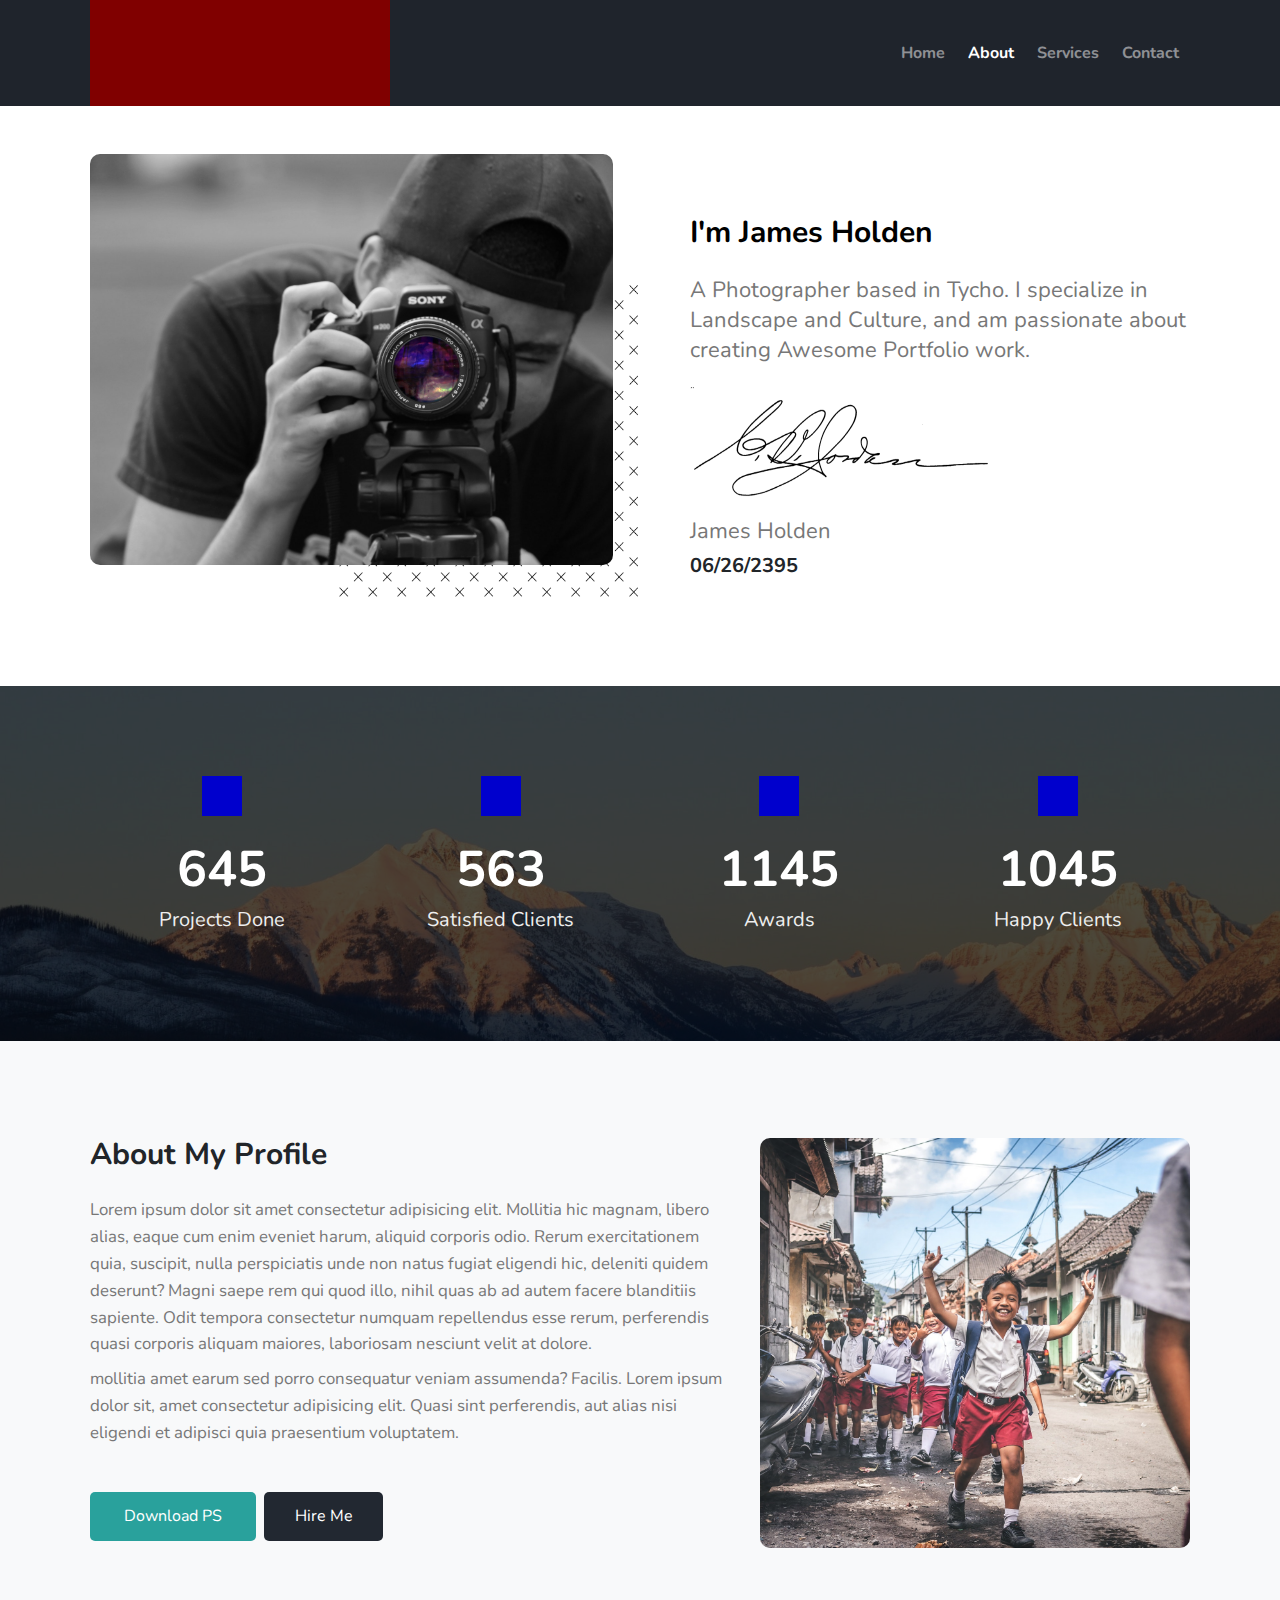
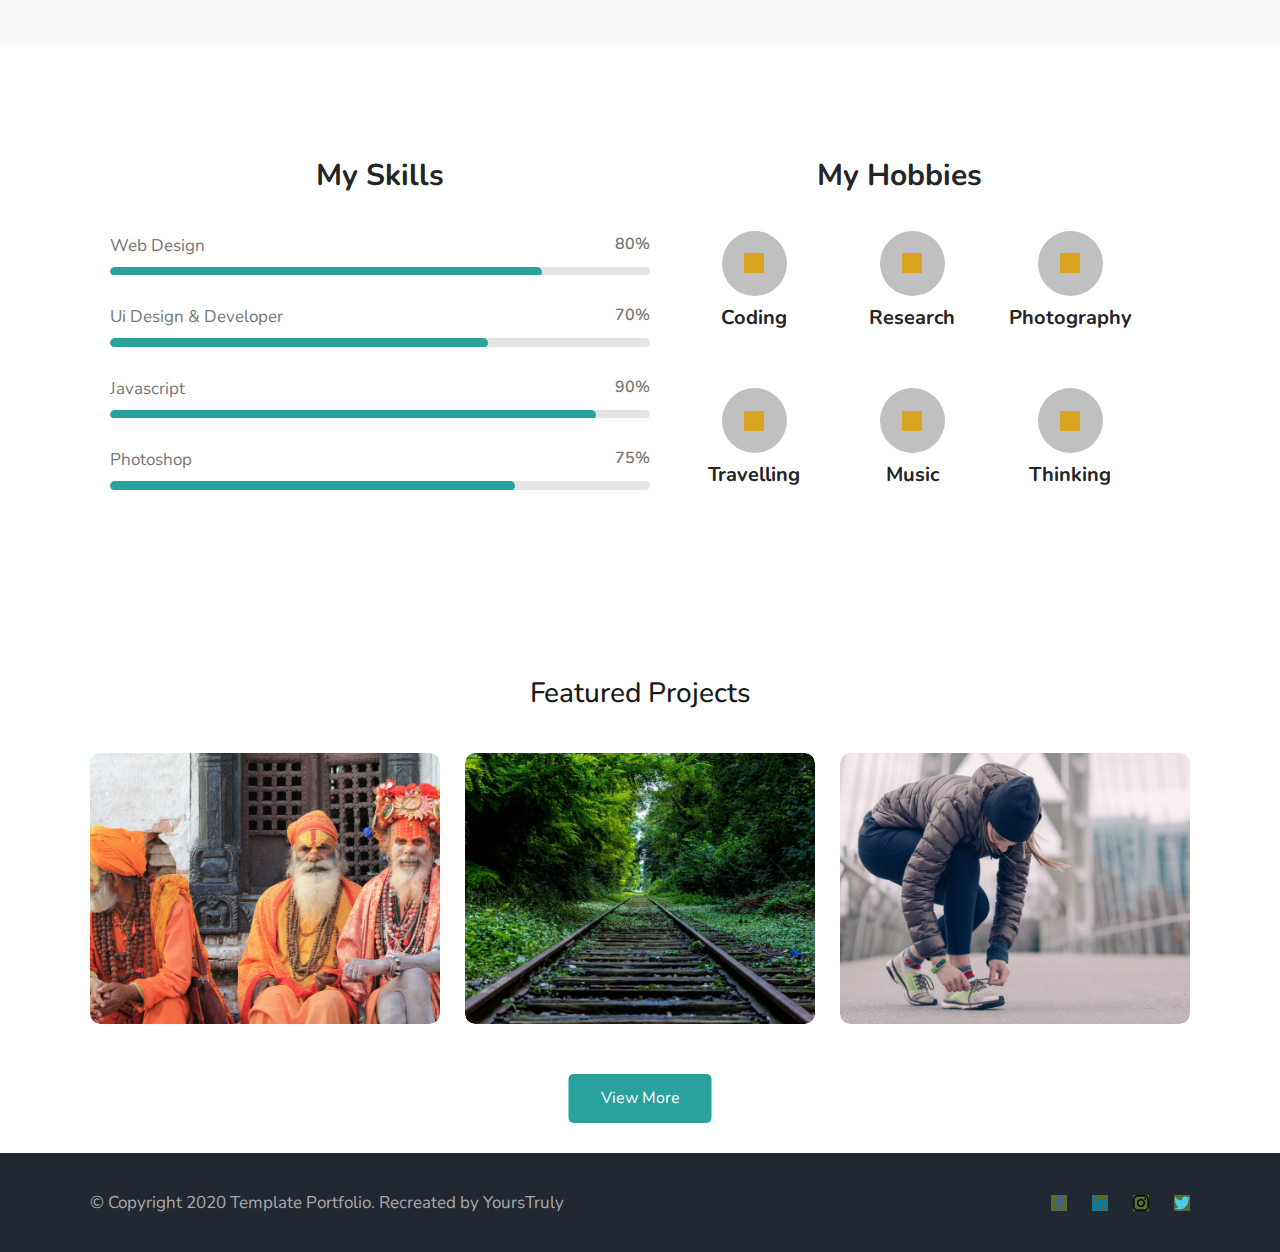
<file: about.html>
<!doctype html>
<html class="no-js" lang="">

<head>
  <meta charset="utf-8">
  <title>Recreate #1</title>
  <meta name="description" content="">
  <meta name="viewport" content="width=device-width, initial-scale=1">

  <link rel="manifest" href="site.webmanifest">
  <link rel="apple-touch-icon" href="icon.png">
  <!-- Place favicon.ico in the root directory -->
  <link href="https://fonts.googleapis.com/css?family=Nunito:300,400,600,700,800&display=swap" rel="stylesheet">
  <link rel="stylesheet" href="css/normalize.css">
  <link rel="stylesheet" href="css/main.css">

  <meta name="theme-color" content="#fafafa">
</head>

<body>
  <!--[if IE]>
    <p class="browserupgrade">You are using an <strong>outdated</strong> browser. Please <a href="https://browsehappy.com/">upgrade your browser</a> to improve your experience and security.</p>
  <![endif]-->

  <!-- Add your site or application content here -->
  
    <main>

      <section class="about">
        <div class="container">
          <header class="main-header">

            <div id="web-logo"></div>

            <div id="mobile-menu">

              <span></span>

            </div>

            <nav>
              <ul>
                <li><a href="index.html">Home</a></li>
                <li><a href="about.html">About</a></li>
                <li><a href="services.html">Services</a></li>
                <li><a href="contact.html">Contact</a></li>
              </ul>
            </nav>

          </header>
        </div>
      </section>

      <section class="about">
          <div class="container">

              <div class="inner-container">

                <div class="first-about">
                    <div>
                      <img src="img/about-first1.jpg" alt="photographer">
                      <img src="img/about-first2.png" alt="background design">
                    </div>
                </div>
                <div class="first-about">
                    <div>
                      <h2>I'm James Holden</h2>
                      <p>A Photographer based in Tycho. I specialize in Landscape and Culture, and am passionate about creating Awesome Portfolio work.</p>
                      <img src="img/about-first3.png" alt="signature">
                      <p>James Holden</p>
                      <p>06/26/2395</p>
                    </div>
                </div>

              </div>


          </div>
      </section>
      
      <section class="about">
        <div class="container">

          <div class="inner-container">

            <div class="second-about">
              <div>
                <span></span>
                <h2>645</h2>
                <p>Projects Done</p>
              </div>
              <div>
                <span></span>
                <h2>563</h2>
                <p>Satisfied Clients</p>
              </div>
              <div>
                <span></span>
                <h2>1145</h2>
                <p>Awards</p>
              </div>
              <div>
                <span></span>
                <h2>1045</h2>
                <p>Happy Clients</p>
              </div>
            </div>

          </div>

        </div>
      </section>

      <section class="about">
        <div class="container">
          <div class="third-about">
            <h2>About My Profile</h2>
            <p>Lorem ipsum dolor sit amet consectetur adipisicing elit. Mollitia hic magnam, libero alias, eaque cum enim eveniet harum, aliquid corporis odio. Rerum exercitationem quia, suscipit, nulla perspiciatis unde non natus fugiat eligendi hic, deleniti quidem deserunt? Magni saepe rem qui quod illo, nihil quas ab ad autem facere blanditiis sapiente. Odit tempora consectetur numquam repellendus esse rerum, perferendis quasi corporis aliquam maiores, laboriosam nesciunt velit at dolore.</p><p>mollitia amet earum sed porro consequatur veniam assumenda? Facilis. Lorem ipsum dolor sit, amet consectetur adipisicing elit. Quasi sint perferendis, aut alias nisi eligendi et adipisci quia praesentium voluptatem.</p>
            <div>
              <button>Download PS</button>
              <span>Hire Me</span>
            </div>
          </div>
          <div class="third-about">
            <img src="img/about-third1.jpg" alt="young chinese children">
          </div>
        </div>
      </section>

      <section class="about">
        <div class="container">



            <div class="fourth-about">
              <h2>My Skills</h2>
              <div id="skills-chart"> 

                <div class="chart-wrapper">
                  <div>
                    <h3>Web Design</h3>
                    <p>80%</p>
                  </div>
                  <div></div>
                </div>

                <div class="chart-wrapper">
                  <div>
                    <h3>Ui Design & Developer</h3>
                    <p>70%</p>
                  </div>
                  <div></div>
                </div>

                <div class="chart-wrapper">
                  <div>
                    <h3>Javascript</h3>
                    <p>90%</p>
                  </div>
                  <div></div>
                </div>

                <div class="chart-wrapper">
                  <div>
                    <h3>Photoshop</h3>
                    <p>75%</p>
                  </div>
                  <div></div>
                </div>

              </div>
            </div>
            <div class="fourth-about">
              <h2>My Hobbies</h2>
              <div id="hobbies-wrapper">

                <div>
                  <div>
                    <span></span>
                  </div>
                  <h3>Coding</h3>
                </div>

                <div>
                  <div>
                    <span></span>
                  </div>
                  <h3>Research</h3>
                </div>

                <div>
                  <div>
                    <span></span>
                  </div>
                  <h3>Photography</h3>
                </div>

                <div>
                  <div>
                    <span></span>
                  </div>
                  <h3>Travelling</h3>
                </div>

                <div>
                  <div>
                    <span></span>
                  </div>
                  <h3>Music</h3>
                </div>

                <div>
                  <div>
                    <span></span>
                  </div>
                  <h3>Thinking</h3>
                </div>

              </div>
            </div>



        </div>
      </section>

      <section class="about">
        <div class="container">
          <div class="fifth-about">
            <h2>Featured Projects</h2>

            <div>
              <img src="img/about-fourth1.jpg" alt="">
              <div>
                <h3>Culture</h3>
                <p>Small Short Description</p>
              </div>
            </div>

            <div>
              <img src="img/about-fourth2.jpg" alt="">
              <div>
                <h3>Nature</h3>
                <p>Small Short Description</p>
              </div>
            </div>

            <div>
              <img src="img/about-fourth3.jpg" alt="">
              <div>
                <h3>Lifestyle</h3>
                <p>Small Short Description</p>
              </div>
            </div>

          </div>

          <button>View More</button>
        </div>
      </section>

      

      <footer>
        <div class="container">

          <div class="inner-container">

            <div class="footer-content">
              <h3>© Copyright 2020 Template Portfolio. Recreated by YoursTruly</h3>
            </div>
            <div class="footer-content">
              <ul>
                <li class="facebook">
                  <img src="img/facebook-icon.svg" alt="facebook icon">
                </li>
                <li class="linkedin">
                  <img src="img/linkedin-icon.svg" alt="linkedin icon">
                </li>
                <li class="instagram">
                  <img src="img/instagram-icon.svg" alt="instagram icon">
                </li>
                <li class="twitter">
                  <img src="img/twitter-icon.svg" alt="twitter icon">
                </li>  
              </ul>
            </div>

          </div>

        </div>
      </footer>



    </main>











  <script src="js/vendor/modernizr-3.8.0.min.js"></script>
  <script src="https://code.jquery.com/jquery-3.4.1.min.js" integrity="sha256-CSXorXvZcTkaix6Yvo6HppcZGetbYMGWSFlBw8HfCJo=" crossorigin="anonymous"></script>
  <script>window.jQuery || document.write('<script src="js/vendor/jquery-3.4.1.min.js"><\/script>')</script>
  <script src="js/plugins.js"></script>
  <script src="js/main.js"></script>

  <!-- Google Analytics: change UA-XXXXX-Y to be your site's ID. -->
  <script>
    window.ga = function () { ga.q.push(arguments) }; ga.q = []; ga.l = +new Date;
    ga('create', 'UA-XXXXX-Y', 'auto'); ga('set','transport','beacon'); ga('send', 'pageview')
  </script>
  <script src="https://www.google-analytics.com/analytics.js" async></script>
</body>

</html>
</file>
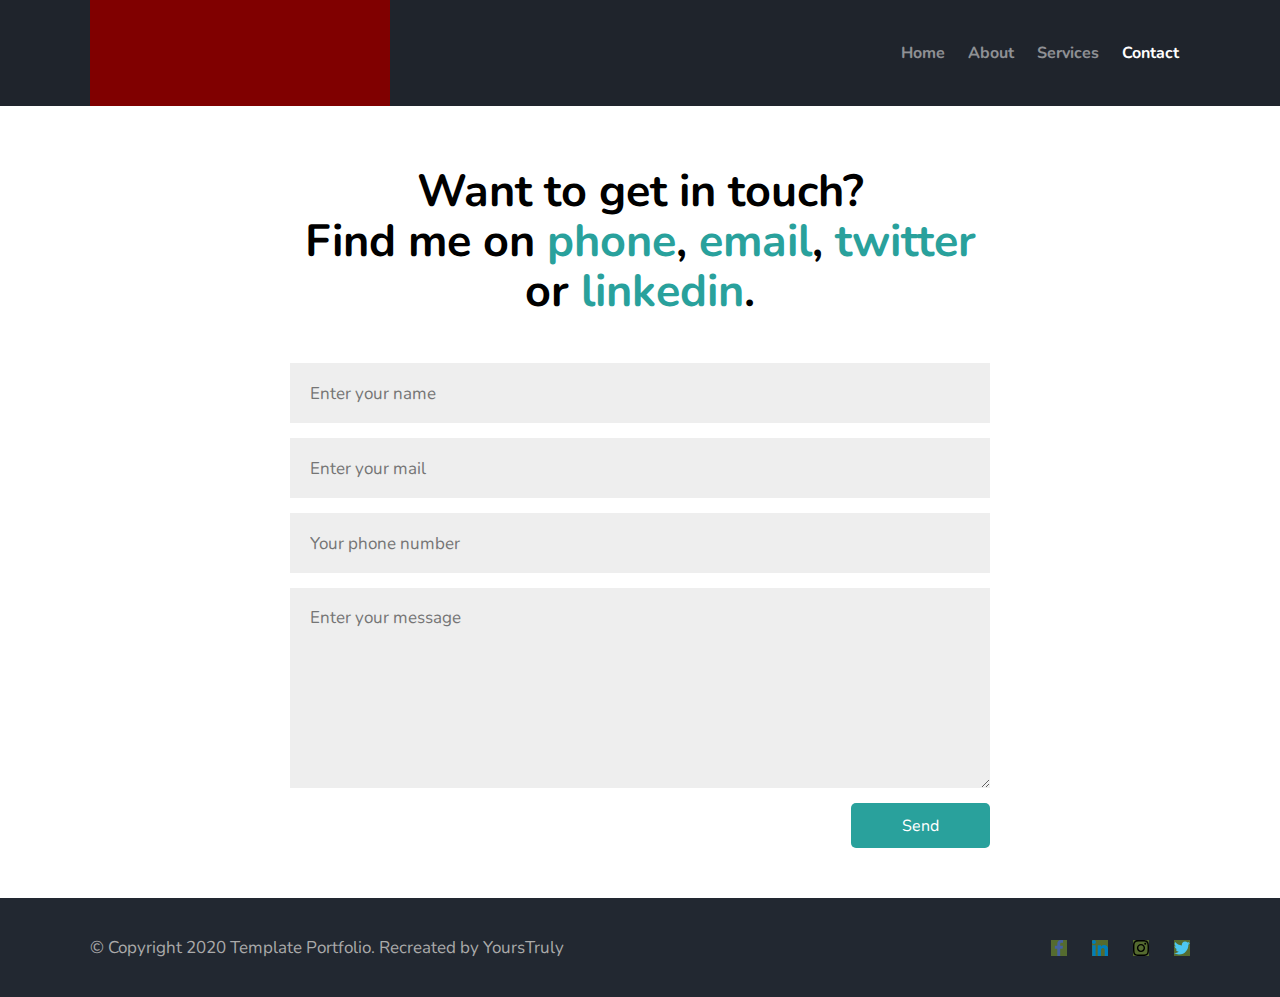
<file: contact.html>
<!doctype html>
<html class="no-js" lang="">

<head>
  <meta charset="utf-8">
  <title>Recreate #1</title>
  <meta name="description" content="">
  <meta name="viewport" content="width=device-width, initial-scale=1">

  <link rel="manifest" href="site.webmanifest">
  <link rel="apple-touch-icon" href="icon.png">
  <!-- Place favicon.ico in the root directory -->
  <link href="https://fonts.googleapis.com/css?family=Nunito:300,400,600,700,800&display=swap" rel="stylesheet">
  <link rel="stylesheet" href="css/normalize.css">
  <link rel="stylesheet" href="css/main.css">

  <meta name="theme-color" content="#fafafa">
</head>

<body>
  <!--[if IE]>
    <p class="browserupgrade">You are using an <strong>outdated</strong> browser. Please <a href="https://browsehappy.com/">upgrade your browser</a> to improve your experience and security.</p>
  <![endif]-->

  <!-- Add your site or application content here -->
  
    <main>

        <section class="contact">
            <div class="container">
                <header class="main-header">

                <div id="web-logo"></div>

                <div id="mobile-menu">

                  <span></span>
    
                </div>

                <nav>
                  <ul>
                    <li><a href="index.html">Home</a></li>
                    <li><a href="about.html">About</a></li>
                    <li><a href="services.html">Services</a></li>
                    <li><a href="contact.html">Contact</a></li>
                  </ul>
                </nav>

                </header>
            </div>
        </section>

        <section class="contact">
            <div class="container">
                <div class="form-content">
                    <h2>Want to get in touch? <br>Find me on <a>phone</a>, <a>email</a>, <a>twitter</a> or <a>linkedin</a>.</h2>
                    <form action="">
                      <div>
                        <input type="text" placeholder="Enter your name">
                        <input type="text" placeholder="Enter your mail">
                        <input type="number" placeholder="Your phone number">
                        <textarea name="message" id="" cols="30" rows="10" placeholder="Enter your message"></textarea>
                      </div>
                      <div>
                        <button>Send</button>
                      </div>
                    </form>
                </div>
            </div>
        </section>

       
      

        <footer>
          <div class="container">
  
            <div class="inner-container">
  
              <div class="footer-content">
                <h3>© Copyright 2020 Template Portfolio. Recreated by YoursTruly</h3>
              </div>
              <div class="footer-content">
                <ul>
                  <li class="facebook">
                    <img src="img/facebook-icon.svg" alt="facebook icon">
                  </li>
                  <li class="linkedin">
                    <img src="img/linkedin-icon.svg" alt="linkedin icon">
                  </li>
                  <li class="instagram">
                    <img src="img/instagram-icon.svg" alt="instagram icon">
                  </li>
                  <li class="twitter">
                    <img src="img/twitter-icon.svg" alt="twitter icon">
                  </li>  
                </ul>
              </div>
  
            </div>
  
          </div>
        </footer>



    </main>











  <script src="js/vendor/modernizr-3.8.0.min.js"></script>
  <script src="https://code.jquery.com/jquery-3.4.1.min.js" integrity="sha256-CSXorXvZcTkaix6Yvo6HppcZGetbYMGWSFlBw8HfCJo=" crossorigin="anonymous"></script>
  <script>window.jQuery || document.write('<script src="js/vendor/jquery-3.4.1.min.js"><\/script>')</script>
  <script src="js/plugins.js"></script>
  <script src="js/main.js"></script>

  <!-- Google Analytics: change UA-XXXXX-Y to be your site's ID. -->
  <script>
    window.ga = function () { ga.q.push(arguments) }; ga.q = []; ga.l = +new Date;
    ga('create', 'UA-XXXXX-Y', 'auto'); ga('set','transport','beacon'); ga('send', 'pageview')
  </script>
  <script src="https://www.google-analytics.com/analytics.js" async></script>
</body>

</html>
</file>
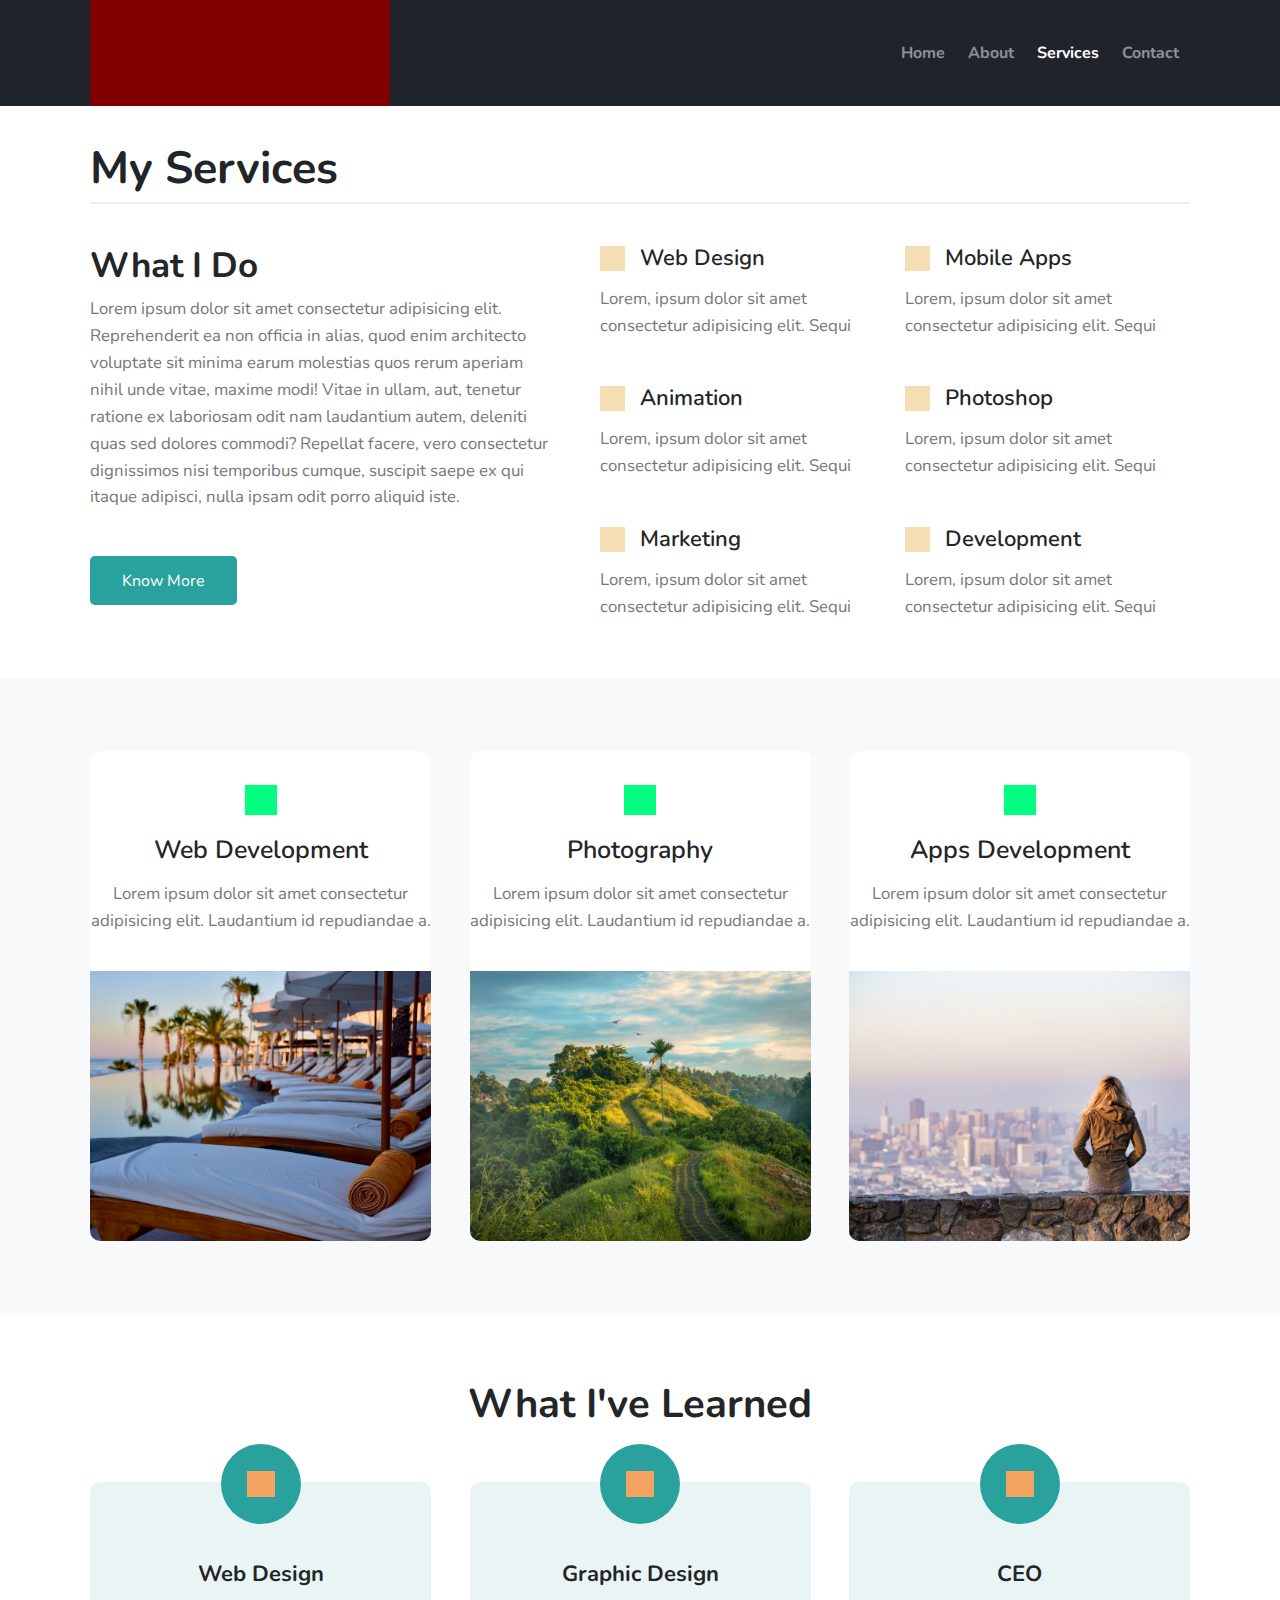
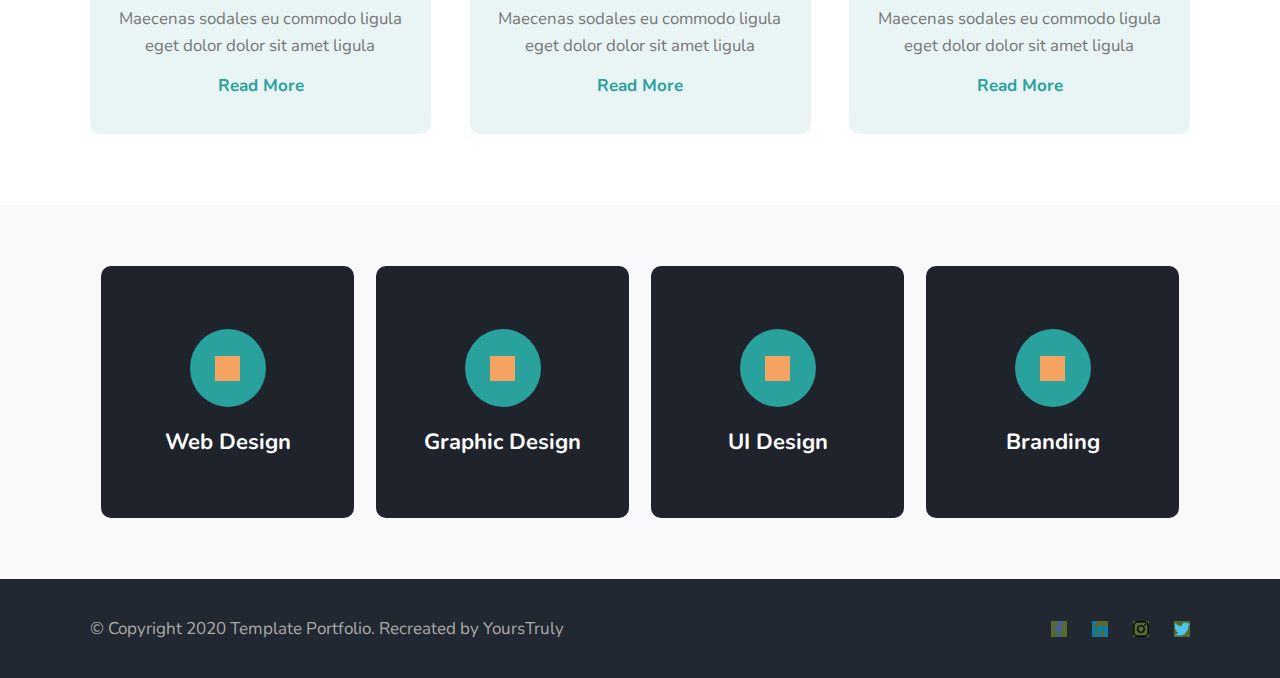
<file: services.html>
<!doctype html>
<html class="no-js" lang="">

<head>
  <meta charset="utf-8">
  <title>Recreate #1</title>
  <meta name="description" content="">
  <meta name="viewport" content="width=device-width, initial-scale=1">

  <link rel="manifest" href="site.webmanifest">
  <link rel="apple-touch-icon" href="icon.png">
  <!-- Place favicon.ico in the root directory -->
  <link href="https://fonts.googleapis.com/css?family=Nunito:300,400,600,700,800&display=swap" rel="stylesheet">
  <link rel="stylesheet" href="css/normalize.css">
  <link rel="stylesheet" href="css/main.css">

  <meta name="theme-color" content="#fafafa">
</head>

<body>
  <!--[if IE]>
    <p class="browserupgrade">You are using an <strong>outdated</strong> browser. Please <a href="https://browsehappy.com/">upgrade your browser</a> to improve your experience and security.</p>
  <![endif]-->

  <!-- Add your site or application content here -->
  
    <main>

        <section class="services">
            <div class="container">
                <header class="main-header">

                <div id="web-logo"></div>

                <div id="mobile-menu">

                  <span></span>
    
                </div>

                <nav>
                  <ul>
                    <li><a href="index.html">Home</a></li>
                    <li><a href="about.html">About</a></li>
                    <li><a href="services.html">Services</a></li>
                    <li><a href="contact.html">Contact</a></li>
                  </ul>
                </nav>

                </header>
            </div>
        </section>

        <section class="services">
            <div class="container">
                <div class="first-service">
                    <h2>My Services</h2>
                    <hr>
                    <div>
                      <h3>What I Do</h3>
                      <p>Lorem ipsum dolor sit amet consectetur adipisicing elit. Reprehenderit ea non officia in alias, quod enim architecto voluptate sit minima earum molestias quos rerum aperiam nihil unde vitae, maxime modi! Vitae in ullam, aut, tenetur ratione ex laboriosam odit nam laudantium autem, deleniti quas sed dolores commodi? Repellat facere, vero consectetur dignissimos nisi temporibus cumque, suscipit saepe ex qui itaque adipisci, nulla ipsam odit porro aliquid iste.</p>
                      <button>Know More</button>
                    </div>
                    <div>

                      <div class="service-wrapper">
                        <div>
                          <span></span>
                          <h4>Web Design</h4>
                        </div>
                        <p>Lorem, ipsum dolor sit amet consectetur adipisicing elit. Sequi</p>
                      </div>

                      <div class="service-wrapper">
                        <div>
                          <span></span>
                          <h4>Mobile Apps</h4>
                        </div>
                        <p>Lorem, ipsum dolor sit amet consectetur adipisicing elit. Sequi</p>
                      </div>

                      <div class="service-wrapper">
                        <div>
                          <span></span>
                          <h4>Animation</h4>
                        </div>
                        <p>Lorem, ipsum dolor sit amet consectetur adipisicing elit. Sequi</p>
                      </div>

                      <div class="service-wrapper">
                        <div>
                          <span></span>
                          <h4>Photoshop</h4>
                        </div>
                        <p>Lorem, ipsum dolor sit amet consectetur adipisicing elit. Sequi</p>
                      </div>

                      <div class="service-wrapper">
                        <div>
                          <span></span>
                          <h4>Marketing</h4>
                        </div>
                        <p>Lorem, ipsum dolor sit amet consectetur adipisicing elit. Sequi</p>
                      </div>

                      <div class="service-wrapper">
                        <div>
                          <span></span>
                          <h4>Development</h4>
                        </div>
                        <p>Lorem, ipsum dolor sit amet consectetur adipisicing elit. Sequi</p>
                      </div>

                    </div>
                </div>
            </div>
        </section>

        <section class="services">
            <div class="container">
                <div class="second-service">

                    <div>
                      <div>
                        <span></span>
                        <h3>Web Development</h3>
                        <p>Lorem ipsum dolor sit amet consectetur adipisicing elit. Laudantium id repudiandae a.</p>
                      </div>
                      <div>
                        <img src="img/section-first1.jpg" alt="">
                      </div>
                    </div>

                    <div>
                      <div>
                        <span></span>
                        <h3>Photography</h3>
                        <p>Lorem ipsum dolor sit amet consectetur adipisicing elit. Laudantium id repudiandae a.</p>
                      </div>
                      <div>
                        <img src="img/section-first2.jpg" alt="">
                      </div>
                    </div>

                    <div>
                      <div>
                        <span></span>
                        <h3>Apps Development</h3>
                        <p>Lorem ipsum dolor sit amet consectetur adipisicing elit. Laudantium id repudiandae a.</p>
                      </div>
                      <div>
                        <img src="img/section-first3.jpg" alt="">
                      </div>
                    </div>

                </div>
            </div>
        </section>

        <section class="services">
            <div class="container">

                <h2>What I've Learned</h2>

                <div class="third-service">

                    <div>
                      <div>
                        <span></span>
                      </div>
                      <h2>Web Design</h2>
                      <p>Maecenas sodales eu commodo ligula eget dolor dolor sit amet ligula</p>
                      <h3>Read More</h3>
                    </div>

                    <div>
                      <div>
                        <span></span>
                      </div>
                      <h2>Graphic Design</h2>
                      <p>Maecenas sodales eu commodo ligula eget dolor dolor sit amet ligula</p>
                      <h3>Read More</h3>
                    </div>

                    <div>
                      <div>
                        <span></span>
                      </div>
                      <h2>CEO</h2>
                      <p>Maecenas sodales eu commodo ligula eget dolor dolor sit amet ligula</p>
                      <h3>Read More</h3>
                    </div>

                </div>
            </div>
        </section>

        <section class="services">
            <div class="container">
                <div class="fourth-service">

                    <div>
                      <div>
                        <div>
                          <span></span>
                        </div>
                        <h2>Web Design</h2>
                        <p>Enean eget dolor dolor sit amet commodo ligula</p>
                        <h3>Read More</h3>
                      </div>
                    </div>

                    <div>
                      <div>
                        <div>
                          <span></span>
                        </div>
                        <h2>Graphic Design</h2>
                        <p>Enean eget dolor dolor sit amet commodo ligula</p>
                        <h3>Read More</h3>
                      </div>
                    </div>

                    <div>
                      <div>
                        <div>
                          <span></span>
                        </div>
                        <h2>UI Design</h2>
                        <p>Enean eget dolor dolor sit amet commodo ligula</p>
                        <h3>Read More</h3>
                      </div>
                    </div>

                    <div>
                      <div>
                        <div>
                          <span></span>
                        </div>
                        <h2>Branding</h2>
                        <p>Enean eget dolor dolor sit amet commodo ligula</p>
                        <h3>Read More</h3>
                      </div>
                    </div>

                </div>
            </div>
        </section>

      

        <footer>
          <div class="container">
  
            <div class="inner-container">
  
              <div class="footer-content">
                <h3>© Copyright 2020 Template Portfolio. Recreated by YoursTruly</h3>
              </div>
              <div class="footer-content">
                <ul>
                  <li class="facebook">
                    <img src="img/facebook-icon.svg" alt="facebook icon">
                  </li>
                  <li class="linkedin">
                    <img src="img/linkedin-icon.svg" alt="linkedin icon">
                  </li>
                  <li class="instagram">
                    <img src="img/instagram-icon.svg" alt="instagram icon">
                  </li>
                  <li class="twitter">
                    <img src="img/twitter-icon.svg" alt="twitter icon">
                  </li>  
                </ul>
              </div>
  
            </div>
  
          </div>
        </footer>



    </main>











  <script src="js/vendor/modernizr-3.8.0.min.js"></script>
  <script src="https://code.jquery.com/jquery-3.4.1.min.js" integrity="sha256-CSXorXvZcTkaix6Yvo6HppcZGetbYMGWSFlBw8HfCJo=" crossorigin="anonymous"></script>
  <script>window.jQuery || document.write('<script src="js/vendor/jquery-3.4.1.min.js"><\/script>')</script>
  <script src="js/plugins.js"></script>
  <script src="js/main.js"></script>

  <!-- Google Analytics: change UA-XXXXX-Y to be your site's ID. -->
  <script>
    window.ga = function () { ga.q.push(arguments) }; ga.q = []; ga.l = +new Date;
    ga('create', 'UA-XXXXX-Y', 'auto'); ga('set','transport','beacon'); ga('send', 'pageview')
  </script>
  <script src="https://www.google-analytics.com/analytics.js" async></script>
</body>

</html>
</file>
<file: css/main.css>
html, body {
  width: 100%;
  height: auto;
  overflow-x: hidden;
}

body {
  margin: 0;
  padding: 0;
  font-family: 'Nunito', sans-serif;
}

#mobile-menu {
  display: none;
}

.main-header {
  width: 1100px;
  height: 106px;
  display: -webkit-box;
  display: -ms-flexbox;
  display: flex;
  -webkit-box-orient: horizontal;
  -webkit-box-direction: normal;
      -ms-flex-direction: row;
          flex-direction: row;
  -webkit-box-pack: justify;
      -ms-flex-pack: justify;
          justify-content: space-between;
}

.main-header #web-logo {
  height: 100%;
  width: 300px;
  position: relative;
  background-color: maroon;
}

.main-header #web-logo img {
  height: 100%;
  width: 80%;
  -o-object-fit: cover;
     object-fit: cover;
}

.main-header nav {
  height: 100%;
  width: 300px;
  display: -webkit-box;
  display: -ms-flexbox;
  display: flex;
  -webkit-box-align: center;
      -ms-flex-align: center;
          align-items: center;
  -ms-flex-pack: distribute;
      justify-content: space-around;
  z-index: 1;
}

.main-header nav ul {
  display: -webkit-box;
  display: -ms-flexbox;
  display: flex;
  -webkit-box-orient: horizontal;
  -webkit-box-direction: normal;
      -ms-flex-direction: row;
          flex-direction: row;
  -ms-flex-pack: distribute;
      justify-content: space-around;
  width: 100%;
  padding: 0;
}

.main-header nav li {
  width: auto;
  list-style: none;
  text-align: center;
  font-weight: 700;
}

.main-header nav li:first-of-type a {
  color: #fff;
}

.main-header nav li:first-of-type a:hover {
  color: #fff;
}

.main-header nav li a {
  cursor: pointer;
  text-decoration: none;
  color: rgba(255, 255, 255, 0.5);
}

.main-header nav li a:hover {
  color: rgba(255, 255, 255, 0.75);
}

.main-header nav li:first-of-type {
  text-align: right;
}

.home {
  display: -webkit-box;
  display: -ms-flexbox;
  display: flex;
  -webkit-box-orient: vertical;
  -webkit-box-direction: normal;
      -ms-flex-direction: column;
          flex-direction: column;
  width: 100%;
  height: auto;
  background-color: #fff;
}

.home .polygon {
  position: absolute;
  top: 0;
  width: 100%;
  height: 750px;
  background-color: #222831;
  z-index: 0;
  overflow: hidden;
}

.home .polygon div {
  width: 100%;
  height: 100vh;
  background-color: #1B1C21;
  margin-left: 10.5%;
  position: relative;
  top: -40%;
  left: -20%;
  -webkit-transform-origin: top left;
          transform-origin: top left;
  -webkit-transform: rotate(45deg);
          transform: rotate(45deg);
}

.home section {
  width: 100%;
  height: 100vh;
  display: -webkit-box;
  display: -ms-flexbox;
  display: flex;
  -webkit-box-pack: center;
      -ms-flex-pack: center;
          justify-content: center;
  /****************/
  /*FIRST SECTION*/
  /****************/
  /****NAV DOTS****/
  /****************/
  /*SECOND SECTION*/
  /****************/
  /****************/
  /*THIRD SECTION*/
  /****************/
  /****************/
  /*FOURTH SECTION*/
  /****************/
  /****************/
  /*FIFTH SECTION*/
  /****************/
  /****************/
  /*SIXTH SECTION*/
  /****************/
  /****************/
  /*SEVENTH SECTION*/
  /****************/
}

.home section:nth-child(even) {
  background-color: #f8f9fa;
}

.home section .container {
  height: 100%;
  max-width: 1100px;
  position: relative;
}

.home section:first-of-type {
  height: 106px;
  position: absolute;
  background-color: #222831;
}

.home section:nth-of-type(2) {
  height: 750px;
}

.home section:nth-of-type(2) .container {
  display: -webkit-box;
  display: -ms-flexbox;
  display: flex;
}

.home section:nth-of-type(2) .inner-container {
  width: 100%;
}

.home section #image-slider {
  width: 100%;
  height: 402px;
  margin: 160px 0 0 160px;
  display: -webkit-box;
  display: -ms-flexbox;
  display: flex;
  -webkit-box-orient: horizontal;
  -webkit-box-direction: normal;
      -ms-flex-direction: row;
          flex-direction: row;
}

.home section #image-slider .slide-title {
  width: auto;
  position: relative;
}

.home section #image-slider .slide-title div:first-of-type {
  position: absolute;
  width: 240px;
  height: 240px;
  top: -15%;
  left: 42%;
  overflow: hidden;
}

.home section #image-slider .slide-title div:first-of-type ul {
  height: 100%;
  width: 960px;
  margin: 0;
  padding: 0;
  position: relative;
  left: 0;
  -webkit-transition: left .3s ease-in-out;
  transition: left .3s ease-in-out;
  display: -webkit-box;
  display: -ms-flexbox;
  display: flex;
  -webkit-box-orient: horizontal;
  -webkit-box-direction: normal;
      -ms-flex-direction: row;
          flex-direction: row;
}

.home section #image-slider .slide-title div:first-of-type ul li {
  list-style: none;
  width: 100%;
  height: 100%;
  display: -webkit-box;
  display: -ms-flexbox;
  display: flex;
  -webkit-box-pack: center;
      -ms-flex-pack: center;
          justify-content: center;
  -webkit-box-align: center;
      -ms-flex-align: center;
          align-items: center;
  font-size: 9em;
  font-weight: 700;
  color: rgba(255, 255, 255, 0.2);
}

.home section #image-slider .slide-title div:nth-of-type(2) {
  position: absolute;
  width: 400px;
  height: 170px;
  top: 38%;
  left: 18%;
  z-index: 2;
  overflow: hidden;
}

.home section #image-slider .slide-title div:nth-of-type(2) .h1-wrapper {
  width: 100%;
  height: auto;
  left: 0;
  top: -300%;
  -webkit-transition: top .3s ease-in-out;
  transition: top .3s ease-in-out;
}

.home section #image-slider .slide-title div:nth-of-type(2) .h1-wrapper h1 {
  height: 170px;
  margin: 0;
  display: -webkit-box;
  display: -ms-flexbox;
  display: flex;
  -webkit-box-pack: center;
      -ms-flex-pack: center;
          justify-content: center;
  -webkit-box-align: center;
      -ms-flex-align: center;
          align-items: center;
  font-size: 4.5em;
  color: #fff;
}

.home section #image-slider .slide-title div:last-of-type {
  position: relative;
  top: 85%;
  overflow: hidden;
  width: 150px;
  height: 49px;
  margin-top: 11px;
}

.home section #image-slider .slide-title div:last-of-type ul {
  margin: 0;
  padding: 0;
  height: auto;
  position: relative;
  top: 0;
  -webkit-transition: top .3s ease-in-out;
  transition: top .3s ease-in-out;
}

.home section #image-slider .slide-title div:last-of-type ul li {
  list-style: none;
  height: 100%;
}

.home section #image-slider .slide-title div:last-of-type button {
  width: 100%;
  height: 49px;
  background-color: #29a19c;
  color: #fff;
  border: none;
  border-radius: 5px;
  -webkit-transition: color .1s linear, background-color .1s linear;
  transition: color .1s linear, background-color .1s linear;
  cursor: pointer;
  margin-bottom: 8%;
  background-color: #1f242c;
  color: #cccccc;
}

.home section #image-slider .slide-title div:last-of-type button:hover {
  color: #a3f7bf;
  background-color: #1f242c;
}

.home section #image-slider .slide-title div:last-of-type button:hover {
  background-color: #29a19c;
  color: #fff;
}

.home section #image-slider .slide-container {
  overflow: hidden;
  min-width: 100vw;
  margin-left: 1.4%;
}

.home section #image-slider .slide-pics {
  width: auto;
  height: 100%;
  min-width: 2520px;
  overflow: hidden;
  display: -webkit-box;
  display: -ms-flexbox;
  display: flex;
  -webkit-box-orient: horizontal;
  -webkit-box-direction: normal;
      -ms-flex-direction: row;
          flex-direction: row;
  position: relative;
  left: 0;
  -webkit-transition: left .3s ease-in-out;
  transition: left .3s ease-in-out;
}

.home section #image-slider .slide-pics div {
  height: 100%;
  width: 560px;
  margin-right: 70px;
  display: -webkit-box;
  display: -ms-flexbox;
  display: flex;
  -webkit-box-orient: horizontal;
  -webkit-box-direction: normal;
      -ms-flex-direction: row;
          flex-direction: row;
  -webkit-box-align: end;
      -ms-flex-align: end;
          align-items: flex-end;
}

.home section #image-slider .slide-pics div .img-container {
  width: 100%;
  height: 320px;
  margin: 0;
  border-radius: 2%;
  position: relative;
}

.home section #image-slider .slide-pics div .img-container img {
  width: 100%;
  height: 100%;
  -o-object-fit: cover;
     object-fit: cover;
  border-radius: 10px;
}

.home section #nav-dots {
  width: 275px;
  height: 30px;
  position: absolute;
  left: 50%;
  bottom: 10%;
  -webkit-transform: translateX(-50%);
          transform: translateX(-50%);
}

.home section #nav-dots ul {
  margin: 0;
  padding: 0;
  height: 100%;
  width: 100%;
  display: -webkit-box;
  display: -ms-flexbox;
  display: flex;
  -webkit-box-orient: horizontal;
  -webkit-box-direction: normal;
      -ms-flex-direction: row;
          flex-direction: row;
  -ms-flex-pack: distribute;
      justify-content: space-around;
}

.home section #nav-dots ul li {
  list-style: none;
  height: 5px;
  width: 55px;
  background-color: #393e46;
  margin-right: 2%;
}

.home section:nth-of-type(3) {
  height: 675px;
}

.home section:nth-of-type(3) .container {
  display: -webkit-box;
  display: -ms-flexbox;
  display: flex;
}

.home section:nth-of-type(3) .container .inner-container {
  display: -webkit-box;
  display: -ms-flexbox;
  display: flex;
  -webkit-box-orient: horizontal;
  -webkit-box-direction: normal;
      -ms-flex-direction: row;
          flex-direction: row;
  width: 1100px;
}

.home section:nth-of-type(3) .container .inner-container .second-content {
  display: -webkit-box;
  display: -ms-flexbox;
  display: flex;
  -webkit-box-align: center;
      -ms-flex-align: center;
          align-items: center;
}

.home section:nth-of-type(3) .container .inner-container .second-content:first-of-type {
  width: 68%;
  margin: 5% 0 5% 0;
}

.home section:nth-of-type(3) .container .inner-container .second-content:last-of-type {
  width: 35%;
  margin: 5% 0 5% 0;
}

.home section:nth-of-type(3) .container .inner-container .second-content div {
  width: 100%;
  height: 78%;
}

.home section:nth-of-type(3) .container .inner-container .second-content div h2 {
  font-size: 2.5em;
  line-height: 40px;
  margin-top: 0;
  color: #232527;
}

.home section:nth-of-type(3) .container .inner-container .second-content div p {
  font-size: 1.05em;
  line-height: 1.60em;
  color: #777777;
  line-height: 26px;
  width: 90%;
}

.home section:nth-of-type(3) .container .inner-container .second-content div button {
  margin-top: 2%;
  width: 155px;
  height: 49px;
  background-color: #29a19c;
  color: #fff;
  border: none;
  border-radius: 5px;
  -webkit-transition: color .1s linear, background-color .1s linear;
  transition: color .1s linear, background-color .1s linear;
  cursor: pointer;
}

.home section:nth-of-type(3) .container .inner-container .second-content div button:hover {
  color: #a3f7bf;
  background-color: #1f242c;
}

.home section:nth-of-type(3) .container .inner-container .second-content div img {
  width: 100%;
  height: 100%;
  -o-object-fit: cover;
     object-fit: cover;
  border-radius: 10px;
}

.home section:nth-of-type(4) {
  height: auto;
}

.home section:nth-of-type(4) .container .inner-container {
  display: -webkit-box;
  display: -ms-flexbox;
  display: flex;
  -webkit-box-orient: vertical;
  -webkit-box-direction: normal;
      -ms-flex-direction: column;
          flex-direction: column;
  -webkit-box-pack: center;
      -ms-flex-pack: center;
          justify-content: center;
  height: 100%;
}

.home section:nth-of-type(4) .container .third-content img {
  width: 100%;
  height: 100%;
  -o-object-fit: cover;
     object-fit: cover;
  border-radius: 10px;
}

.home section:nth-of-type(4) .container .third-content:first-of-type {
  height: 61%;
  margin-top: 50px;
}

.home section:nth-of-type(4) .container .third-content:last-of-type {
  margin: .8% 0 50px 0;
  display: -webkit-box;
  display: -ms-flexbox;
  display: flex;
  -webkit-box-orient: horizontal;
  -webkit-box-direction: normal;
      -ms-flex-direction: row;
          flex-direction: row;
  -webkit-box-pack: justify;
      -ms-flex-pack: justify;
          justify-content: space-between;
}

.home section:nth-of-type(4) .container .third-content:last-of-type div {
  width: 16%;
  overflow: hidden;
  border-radius: 10px;
}

.home section:nth-of-type(4) .container .third-content:last-of-type div img {
  -webkit-transform: scale(1);
          transform: scale(1);
  -webkit-transition: -webkit-transform .1s linear;
  transition: -webkit-transform .1s linear;
  transition: transform .1s linear;
  transition: transform .1s linear, -webkit-transform .1s linear;
}

.home section:nth-of-type(4) .container .third-content:last-of-type div img:hover {
  -webkit-transform: scale(1.1);
          transform: scale(1.1);
}

.home section:nth-of-type(5) {
  height: 702px;
}

.home section:nth-of-type(5) .container {
  display: -webkit-box;
  display: -ms-flexbox;
  display: flex;
  -webkit-box-orient: horizontal;
  -webkit-box-direction: normal;
      -ms-flex-direction: row;
          flex-direction: row;
}

.home section:nth-of-type(5) .container .fourth-content:first-of-type {
  -ms-flex-preferred-size: 54%;
      flex-basis: 54%;
  display: -webkit-box;
  display: -ms-flexbox;
  display: flex;
  -webkit-box-align: center;
      -ms-flex-align: center;
          align-items: center;
}

.home section:nth-of-type(5) .container .fourth-content:first-of-type div {
  width: 100%;
  height: 73%;
}

.home section:nth-of-type(5) .container .fourth-content:first-of-type div img {
  width: 95%;
  height: 100%;
  -o-object-fit: cover;
     object-fit: cover;
  border-radius: 10px;
}

.home section:nth-of-type(5) .container .fourth-content:last-of-type {
  -ms-flex-preferred-size: 46%;
      flex-basis: 46%;
  display: -webkit-box;
  display: -ms-flexbox;
  display: flex;
  -webkit-box-align: center;
      -ms-flex-align: center;
          align-items: center;
}

.home section:nth-of-type(5) .container .fourth-content:last-of-type div {
  width: 100%;
  height: 73%;
}

.home section:nth-of-type(5) .container .fourth-content:last-of-type div h2 {
  font-size: 2.188em;
  line-height: 40px;
  margin: 0;
  color: #232527;
}

.home section:nth-of-type(5) .container .fourth-content:last-of-type div h3 {
  font-size: 25px;
  font-weight: 600;
  line-height: 30px;
  margin-top: 15px;
  color: #999999;
}

.home section:nth-of-type(5) .container .fourth-content:last-of-type div p {
  font-size: 1.05em;
  line-height: 1.60em;
  color: #777777;
}

.home section:nth-of-type(5) .container .fourth-content:last-of-type div button {
  width: 184px;
  height: 49px;
  background-color: #29a19c;
  color: #fff;
  border: none;
  border-radius: 5px;
  -webkit-transition: color .1s linear, background-color .1s linear;
  transition: color .1s linear, background-color .1s linear;
  cursor: pointer;
}

.home section:nth-of-type(5) .container .fourth-content:last-of-type div button:hover {
  color: #a3f7bf;
  background-color: #1f242c;
}

.home section:nth-of-type(6) {
  height: 438px;
  background-image: url(../img/fourth1.jpg);
  background-size: cover;
  background-attachment: fixed;
}

.home section:nth-of-type(6)::before {
  content: "";
  width: 100%;
  height: 438px;
  position: absolute;
  background: rgba(0, 0, 0, 0.7);
  z-index: 0;
}

.home section:nth-of-type(6) .container {
  display: -webkit-box;
  display: -ms-flexbox;
  display: flex;
  -webkit-box-orient: horizontal;
  -webkit-box-direction: normal;
      -ms-flex-direction: row;
          flex-direction: row;
  z-index: 1;
}

.home section:nth-of-type(6) .container .fifth-content:first-of-type {
  -ms-flex-preferred-size: 75%;
      flex-basis: 75%;
  display: -webkit-box;
  display: -ms-flexbox;
  display: flex;
  -webkit-box-align: center;
      -ms-flex-align: center;
          align-items: center;
}

.home section:nth-of-type(6) .container .fifth-content:first-of-type div {
  width: 100%;
  height: 53%;
}

.home section:nth-of-type(6) .container .fifth-content:first-of-type div p {
  font-size: 2.063em;
  line-height: 42px;
  font-weight: 600;
  margin: 0;
  color: #eeeeee;
}

.home section:nth-of-type(6) .container .fifth-content:last-of-type {
  -ms-flex-preferred-size: 25%;
      flex-basis: 25%;
  display: -webkit-box;
  display: -ms-flexbox;
  display: flex;
  -webkit-box-align: center;
      -ms-flex-align: center;
          align-items: center;
}

.home section:nth-of-type(6) .container .fifth-content:last-of-type div {
  width: 100%;
  height: 53%;
  display: -webkit-box;
  display: -ms-flexbox;
  display: flex;
  -webkit-box-pack: center;
      -ms-flex-pack: center;
          justify-content: center;
  -webkit-box-align: center;
      -ms-flex-align: center;
          align-items: center;
  -webkit-box-orient: vertical;
  -webkit-box-direction: normal;
      -ms-flex-direction: column;
          flex-direction: column;
}

.home section:nth-of-type(6) .container .fifth-content:last-of-type div div {
  width: 120px;
  height: 120px;
}

.home section:nth-of-type(6) .container .fifth-content:last-of-type div div img {
  width: 100%;
  height: 100%;
  -o-object-fit: cover;
     object-fit: cover;
  border-radius: 50%;
}

.home section:nth-of-type(6) .container .fifth-content:last-of-type div h3 {
  margin-bottom: 0;
  color: #fff;
}

.home section:nth-of-type(6) .container .fifth-content:last-of-type div p {
  margin-top: 5px;
  color: #cccccc;
}

.home section:nth-of-type(7) {
  height: 762px;
}

.home section:nth-of-type(7) .container {
  display: -webkit-box;
  display: -ms-flexbox;
  display: flex;
  -webkit-box-orient: horizontal;
  -webkit-box-direction: normal;
      -ms-flex-direction: row;
          flex-direction: row;
}

.home section:nth-of-type(7) .container .sixth-content:first-of-type {
  -ms-flex-preferred-size: 43%;
      flex-basis: 43%;
}

.home section:nth-of-type(7) .container .sixth-content:first-of-type h2 {
  font-size: 2.188em;
  line-height: 40px;
  margin: 85px 0 10px 0;
  color: #232527;
}

.home section:nth-of-type(7) .container .sixth-content:first-of-type h3 {
  font-size: 1.563em;
  font-weight: 400;
  line-height: 30px;
  margin: 0;
  color: #999999;
}

.home section:nth-of-type(7) .container .sixth-content:first-of-type p {
  font-size: 1.05em;
  line-height: 1.60em;
  color: #777777;
  margin-top: 20px;
}

.home section:nth-of-type(7) .container .sixth-content:last-of-type {
  -ms-flex-preferred-size: 57%;
      flex-basis: 57%;
  display: -webkit-box;
  display: -ms-flexbox;
  display: flex;
  -webkit-box-orient: vertical;
  -webkit-box-direction: normal;
      -ms-flex-direction: column;
          flex-direction: column;
  -webkit-box-pack: center;
      -ms-flex-pack: center;
          justify-content: center;
  margin-left: 25px;
}

.home section:nth-of-type(7) .container .sixth-content:last-of-type div {
  width: 100%;
  height: 38%;
  border-radius: 10px;
  position: relative;
  display: -webkit-box;
  display: -ms-flexbox;
  display: flex;
  -webkit-box-align: end;
      -ms-flex-align: end;
          align-items: flex-end;
}

.home section:nth-of-type(7) .container .sixth-content:last-of-type div:first-of-type {
  background-image: url(../img/sixth1.jpg);
  background-size: cover;
}

.home section:nth-of-type(7) .container .sixth-content:last-of-type div:first-of-type span {
  width: 320px;
  height: 44px;
}

.home section:nth-of-type(7) .container .sixth-content:last-of-type div:last-of-type {
  background-image: url(../img/sixth2.jpg);
  background-size: cover;
  margin-top: 15px;
}

.home section:nth-of-type(7) .container .sixth-content:last-of-type div:last-of-type span {
  width: 256px;
  height: 44px;
}

.home section:nth-of-type(7) .container .sixth-content:last-of-type div span {
  height: 2.865vw;
  display: -webkit-box;
  display: -ms-flexbox;
  display: flex;
  -webkit-box-pack: center;
      -ms-flex-pack: center;
          justify-content: center;
  -webkit-box-align: center;
      -ms-flex-align: center;
          align-items: center;
  background-color: #1f242c;
  color: #a3f7bf;
  border-radius: 10px;
  margin: 0 0 10px 10px;
}

.home section:last-of-type {
  height: 309px;
  background-color: #29a19c;
}

.home section:last-of-type .container {
  display: -webkit-box;
  display: -ms-flexbox;
  display: flex;
  -webkit-box-pack: center;
      -ms-flex-pack: center;
          justify-content: center;
  -webkit-box-align: center;
      -ms-flex-align: center;
          align-items: center;
  -webkit-box-orient: vertical;
  -webkit-box-direction: normal;
      -ms-flex-direction: column;
          flex-direction: column;
}

.home section:last-of-type .container p {
  font-size: 1.125em;
  margin-top: 0;
  color: #eaeaea;
}

.home section:last-of-type .container h2 {
  font-size: 2.5em;
  font-weight: 600;
  margin: 0;
  color: #fff;
}

.home section:last-of-type .container div {
  width: 286px;
  height: 49px;
  margin-top: 40px;
  display: -webkit-box;
  display: -ms-flexbox;
  display: flex;
  -webkit-box-orient: horizontal;
  -webkit-box-direction: normal;
      -ms-flex-direction: row;
          flex-direction: row;
}

.home section:last-of-type .container div span {
  width: 143px;
  height: 49px;
  background-color: #222831;
  color: #fff;
  border-radius: 5px;
  display: -webkit-box;
  display: -ms-flexbox;
  display: flex;
  -webkit-box-pack: center;
      -ms-flex-pack: center;
          justify-content: center;
  -webkit-box-align: center;
      -ms-flex-align: center;
          align-items: center;
}

.home section:last-of-type .container div span:hover {
  color: #a3f7bf;
}

.home section:last-of-type .container div button {
  width: 120px;
  height: 49px;
  background-color: #29a19c;
  color: #fff;
  border: none;
  border-radius: 5px;
  -webkit-transition: color .1s linear, background-color .1s linear;
  transition: color .1s linear, background-color .1s linear;
  cursor: pointer;
  background-color: #fff;
  color: #29a19c;
  margin-left: 10px;
}

.home section:last-of-type .container div button:hover {
  color: #a3f7bf;
  background-color: #1f242c;
}

main footer {
  width: 100%;
  height: 11vh;
  background-color: #222831;
  display: -webkit-box;
  display: -ms-flexbox;
  display: flex;
  -webkit-box-orient: horizontal;
  -webkit-box-direction: normal;
      -ms-flex-direction: row;
          flex-direction: row;
  -webkit-box-pack: center;
      -ms-flex-pack: center;
          justify-content: center;
}

main footer .inner-container {
  width: 1100px;
  display: -webkit-box;
  display: -ms-flexbox;
  display: flex;
  -webkit-box-orient: horizontal;
  -webkit-box-direction: normal;
      -ms-flex-direction: row;
          flex-direction: row;
  -webkit-box-pack: justify;
      -ms-flex-pack: justify;
          justify-content: space-between;
}

main footer .container {
  max-width: 1200px;
  height: 100%;
  display: -webkit-box;
  display: -ms-flexbox;
  display: flex;
  -webkit-box-orient: horizontal;
  -webkit-box-direction: normal;
      -ms-flex-direction: row;
          flex-direction: row;
  -webkit-box-pack: justify;
      -ms-flex-pack: justify;
          justify-content: space-between;
}

main footer .container .footer-content:first-of-type {
  display: -webkit-box;
  display: -ms-flexbox;
  display: flex;
  -webkit-box-orient: vertical;
  -webkit-box-direction: normal;
      -ms-flex-direction: column;
          flex-direction: column;
  -webkit-box-pack: center;
      -ms-flex-pack: center;
          justify-content: center;
}

main footer .container .footer-content:first-of-type h3 {
  font-size: 1.063em;
  font-weight: 400;
  color: #aaaaaa;
}

main footer .container .footer-content:last-of-type {
  display: -webkit-box;
  display: -ms-flexbox;
  display: flex;
  -webkit-box-orient: vertical;
  -webkit-box-direction: normal;
      -ms-flex-direction: column;
          flex-direction: column;
  -webkit-box-pack: center;
      -ms-flex-pack: center;
          justify-content: center;
}

main footer .container .footer-content:last-of-type ul {
  display: -webkit-box;
  display: -ms-flexbox;
  display: flex;
  -webkit-box-orient: horizontal;
  -webkit-box-direction: normal;
      -ms-flex-direction: row;
          flex-direction: row;
  margin: 0;
  padding: 0;
}

main footer .container .footer-content:last-of-type ul li {
  list-style: none;
  width: 16px;
  height: 16px;
  background-color: darkolivegreen;
  position: relative;
  margin-left: 25px;
}

main footer .container .footer-content:last-of-type ul li img {
  width: 100%;
  height: 100%;
  fill: darkviolet;
}

main .about {
  display: -webkit-box;
  display: -ms-flexbox;
  display: flex;
  -webkit-box-orient: horizontal;
  -webkit-box-direction: normal;
      -ms-flex-direction: row;
          flex-direction: row;
  -webkit-box-pack: center;
      -ms-flex-pack: center;
          justify-content: center;
  /****************/
  /*FIRST ABOUT SECTION*/
  /****************/
  /****************/
  /*SECOND ABOUT SECTION*/
  /****************/
  /****************/
  /*THIRD ABOUT SECTION*/
  /****************/
  /****************/
  /*FOURTH ABOUT SECTION*/
  /****************/
  /****************/
  /*FIFTH ABOUT SECTION*/
  /****************/
}

main .about:nth-child(even) {
  background-color: #f8f9fa;
}

main .about .container {
  max-width: 1100px;
  position: relative;
}

main .about:first-of-type {
  height: 106px;
  background-color: #1f242c;
  display: -webkit-box;
  display: -ms-flexbox;
  display: flex;
  -webkit-box-orient: horizontal;
  -webkit-box-direction: normal;
      -ms-flex-direction: row;
          flex-direction: row;
  -webkit-box-pack: center;
      -ms-flex-pack: center;
          justify-content: center;
}

main .about .main-header nav li:first-of-type a {
  color: rgba(255, 255, 255, 0.5);
}

main .about .main-header nav li:first-of-type a:hover {
  color: rgba(255, 255, 255, 0.75);
}

main .about .main-header nav li:nth-of-type(2) a {
  color: #fff;
}

main .about .main-header nav li:nth-of-type(2) a:hover {
  color: #fff;
}

main .about:nth-of-type(2) {
  height: 580px;
  background-color: #fff;
}

main .about:nth-of-type(2) .container {
  display: -webkit-box;
  display: -ms-flexbox;
  display: flex;
  -webkit-box-orient: horizontal;
  -webkit-box-direction: normal;
      -ms-flex-direction: row;
          flex-direction: row;
}

main .about:nth-of-type(2) .container .inner-container {
  width: 1100px;
  height: 100%;
  display: -webkit-box;
  display: -ms-flexbox;
  display: flex;
  -webkit-box-orient: horizontal;
  -webkit-box-direction: normal;
      -ms-flex-direction: row;
          flex-direction: row;
}

main .about:nth-of-type(2) .container .first-about:first-of-type {
  width: 50%;
  display: -webkit-box;
  display: -ms-flexbox;
  display: flex;
  -webkit-box-align: center;
      -ms-flex-align: center;
          align-items: center;
}

main .about:nth-of-type(2) .container .first-about:first-of-type div {
  position: relative;
  width: 100%;
  height: 484px;
}

main .about:nth-of-type(2) .container .first-about:first-of-type div img:first-of-type {
  width: 95%;
  height: 85%;
  position: absolute;
  border-radius: 10px;
  z-index: 1;
  -o-object-fit: cover;
     object-fit: cover;
}

main .about:nth-of-type(2) .container .first-about:first-of-type div img:last-of-type {
  width: 55%;
  height: 65%;
  position: absolute;
  right: 0;
  bottom: 40px;
}

main .about:nth-of-type(2) .container .first-about:last-of-type {
  width: 50%;
  display: -webkit-box;
  display: -ms-flexbox;
  display: flex;
  -webkit-box-align: center;
      -ms-flex-align: center;
          align-items: center;
}

main .about:nth-of-type(2) .container .first-about:last-of-type div {
  margin-left: 50px;
}

main .about:nth-of-type(2) .container .first-about:last-of-type div h2 {
  font-size: 1.875em;
  font-weight: 700;
}

main .about:nth-of-type(2) .container .first-about:last-of-type div p {
  font-size: 1.375em;
  line-height: 30px;
  color: #777777;
}

main .about:nth-of-type(2) .container .first-about:last-of-type div p:nth-of-type(2) {
  margin-top: 10px;
  margin-bottom: 0;
}

main .about:nth-of-type(2) .container .first-about:last-of-type div p:nth-of-type(3) {
  font-size: 1.250em;
  font-weight: 700;
  color: #212529;
  margin-top: 5px;
}

main .about:nth-of-type(2) .container .first-about:last-of-type div img {
  width: 300px;
  height: 115px;
}

main .about:nth-of-type(3) {
  height: 355px;
  background-image: url(../img/about-second1.jpg);
  background-size: cover;
}

main .about:nth-of-type(3)::before {
  content: "";
  width: 100%;
  height: 355px;
  position: absolute;
  background: rgba(0, 0, 0, 0.7);
  z-index: 0;
}

main .about:nth-of-type(3) .container {
  display: -webkit-box;
  display: -ms-flexbox;
  display: flex;
  -webkit-box-orient: horizontal;
  -webkit-box-direction: normal;
      -ms-flex-direction: row;
          flex-direction: row;
  -webkit-box-align: center;
      -ms-flex-align: center;
          align-items: center;
  z-index: 1;
}

main .about:nth-of-type(3) .container .inner-container {
  width: 1100px;
  height: 100%;
  display: -webkit-box;
  display: -ms-flexbox;
  display: flex;
  -webkit-box-orient: horizontal;
  -webkit-box-direction: normal;
      -ms-flex-direction: row;
          flex-direction: row;
  -webkit-box-align: center;
      -ms-flex-align: center;
          align-items: center;
}

main .about:nth-of-type(3) .container .second-about {
  width: 100%;
  height: 80%;
  display: -webkit-box;
  display: -ms-flexbox;
  display: flex;
  -webkit-box-orient: horizontal;
  -webkit-box-direction: normal;
      -ms-flex-direction: row;
          flex-direction: row;
  -webkit-box-pack: justify;
      -ms-flex-pack: justify;
          justify-content: space-between;
}

main .about:nth-of-type(3) .container .second-about div {
  width: 24%;
  height: 100%;
  display: -webkit-box;
  display: -ms-flexbox;
  display: flex;
  -webkit-box-pack: center;
      -ms-flex-pack: center;
          justify-content: center;
  -webkit-box-align: center;
      -ms-flex-align: center;
          align-items: center;
  -webkit-box-orient: vertical;
  -webkit-box-direction: normal;
      -ms-flex-direction: column;
          flex-direction: column;
}

main .about:nth-of-type(3) .container .second-about div span {
  display: block;
  width: 40px;
  height: 40px;
  background-color: mediumblue;
}

main .about:nth-of-type(3) .container .second-about div h2 {
  width: 100%;
  height: auto;
  font-size: 3.125em;
  margin: 0;
  margin-top: 25px;
  color: #ffffff;
  text-align: center;
}

main .about:nth-of-type(3) .container .second-about div p {
  width: 100%;
  font-size: 1.250em;
  color: #eeeeee;
  margin-top: 10px;
  text-align: center;
}

main .about:nth-of-type(4) {
  height: 604px;
}

main .about:nth-of-type(4) .container {
  display: -webkit-box;
  display: -ms-flexbox;
  display: flex;
  -webkit-box-orient: horizontal;
  -webkit-box-direction: normal;
      -ms-flex-direction: row;
          flex-direction: row;
  -webkit-box-align: center;
      -ms-flex-align: center;
          align-items: center;
}

main .about:nth-of-type(4) .container .third-about:first-of-type {
  width: 60%;
  height: 68%;
}

main .about:nth-of-type(4) .container .third-about:first-of-type h2 {
  font-size: 1.875em;
  font-weight: 700;
  color: #212529;
  margin-top: 0;
}

main .about:nth-of-type(4) .container .third-about:first-of-type p {
  font-size: 1.05em;
  line-height: 1.60em;
  color: #777777;
  width: 634px;
}

main .about:nth-of-type(4) .container .third-about:first-of-type p:first-of-type {
  margin-bottom: 0;
}

main .about:nth-of-type(4) .container .third-about:first-of-type p:last-of-type {
  margin-top: 8px;
}

main .about:nth-of-type(4) .container .third-about:first-of-type div {
  display: -webkit-box;
  display: -ms-flexbox;
  display: flex;
  -webkit-box-orient: horizontal;
  -webkit-box-direction: normal;
      -ms-flex-direction: row;
          flex-direction: row;
  margin-top: 45px;
}

main .about:nth-of-type(4) .container .third-about:first-of-type div span {
  width: 119px;
  height: 49px;
  background-color: #222831;
  color: #fff;
  border-radius: 5px;
  display: -webkit-box;
  display: -ms-flexbox;
  display: flex;
  -webkit-box-pack: center;
      -ms-flex-pack: center;
          justify-content: center;
  -webkit-box-align: center;
      -ms-flex-align: center;
          align-items: center;
}

main .about:nth-of-type(4) .container .third-about:first-of-type div span:hover {
  color: #a3f7bf;
}

main .about:nth-of-type(4) .container .third-about:first-of-type div button {
  margin-right: 8px;
  width: 166px;
  height: 49px;
  background-color: #29a19c;
  color: #fff;
  border: none;
  border-radius: 5px;
  -webkit-transition: color .1s linear, background-color .1s linear;
  transition: color .1s linear, background-color .1s linear;
  cursor: pointer;
}

main .about:nth-of-type(4) .container .third-about:first-of-type div button:hover {
  color: #a3f7bf;
  background-color: #1f242c;
}

main .about:nth-of-type(4) .container .third-about:last-of-type {
  width: 40%;
  height: 68%;
  margin-left: 25px;
}

main .about:nth-of-type(4) .container .third-about:last-of-type img {
  width: 100%;
  height: 100%;
  -o-object-fit: cover;
     object-fit: cover;
  border-radius: 10px;
}

main .about:nth-of-type(5) {
  height: 528px;
}

main .about:nth-of-type(5) .container {
  display: -webkit-box;
  display: -ms-flexbox;
  display: flex;
  -webkit-box-orient: horizontal;
  -webkit-box-direction: normal;
      -ms-flex-direction: row;
          flex-direction: row;
  -webkit-box-align: center;
      -ms-flex-align: center;
          align-items: center;
}

main .about:nth-of-type(5) .container .fourth-about:first-of-type {
  width: 50%;
  display: -webkit-box;
  display: -ms-flexbox;
  display: flex;
  -webkit-box-orient: vertical;
  -webkit-box-direction: normal;
      -ms-flex-direction: column;
          flex-direction: column;
  -webkit-box-align: center;
      -ms-flex-align: center;
          align-items: center;
}

main .about:nth-of-type(5) .container .fourth-about:first-of-type h2 {
  font-size: 1.875em;
  color: #232527;
}

main .about:nth-of-type(5) .container .fourth-about:first-of-type #skills-chart {
  width: 540px;
  height: 265px;
  color: #777777;
  display: -webkit-box;
  display: -ms-flexbox;
  display: flex;
  -webkit-box-orient: vertical;
  -webkit-box-direction: normal;
      -ms-flex-direction: column;
          flex-direction: column;
}

main .about:nth-of-type(5) .container .fourth-about:first-of-type #skills-chart .chart-wrapper {
  width: 100%;
  height: 25%;
  margin-bottom: 15px;
  display: -webkit-box;
  display: -ms-flexbox;
  display: flex;
  -webkit-box-orient: vertical;
  -webkit-box-direction: normal;
      -ms-flex-direction: column;
          flex-direction: column;
}

main .about:nth-of-type(5) .container .fourth-about:first-of-type #skills-chart .chart-wrapper h3 {
  font-size: 1.063em;
  font-weight: 400;
  margin-bottom: 10px;
}

main .about:nth-of-type(5) .container .fourth-about:first-of-type #skills-chart .chart-wrapper p {
  font-weight: 600;
  margin-bottom: 0;
}

main .about:nth-of-type(5) .container .fourth-about:first-of-type #skills-chart .chart-wrapper div:first-of-type {
  display: -webkit-box;
  display: -ms-flexbox;
  display: flex;
  -webkit-box-orient: horizontal;
  -webkit-box-direction: normal;
      -ms-flex-direction: row;
          flex-direction: row;
  width: 100%;
  height: 100%;
  -webkit-box-pack: justify;
      -ms-flex-pack: justify;
          justify-content: space-between;
}

main .about:nth-of-type(5) .container .fourth-about:first-of-type #skills-chart .chart-wrapper div:last-of-type {
  width: 100%;
  height: 10px;
  background-color: rgba(0, 0, 0, 0.1);
  position: relative;
  overflow: hidden;
  border-radius: 50px;
}

main .about:nth-of-type(5) .container .fourth-about:first-of-type #skills-chart .chart-wrapper div:last-of-type::before {
  content: "";
  height: inherit;
  background-color: #29a19c;
  position: absolute;
  border-radius: 50px;
}

main .about:nth-of-type(5) .container .fourth-about:first-of-type #skills-chart .chart-wrapper:first-of-type div:last-of-type::before {
  width: 80%;
}

main .about:nth-of-type(5) .container .fourth-about:first-of-type #skills-chart .chart-wrapper:nth-of-type(2) div:last-of-type::before {
  width: 70%;
}

main .about:nth-of-type(5) .container .fourth-about:first-of-type #skills-chart .chart-wrapper:nth-of-type(3) div:last-of-type::before {
  width: 90%;
}

main .about:nth-of-type(5) .container .fourth-about:first-of-type #skills-chart .chart-wrapper:last-of-type div:last-of-type::before {
  width: 75%;
}

main .about:nth-of-type(5) .container .fourth-about:last-of-type {
  width: 50%;
  display: -webkit-box;
  display: -ms-flexbox;
  display: flex;
  -webkit-box-orient: vertical;
  -webkit-box-direction: normal;
      -ms-flex-direction: column;
          flex-direction: column;
  -webkit-box-pack: center;
      -ms-flex-pack: center;
          justify-content: center;
  -webkit-box-align: center;
      -ms-flex-align: center;
          align-items: center;
}

main .about:nth-of-type(5) .container .fourth-about:last-of-type h2 {
  font-size: 1.875em;
  color: #232527;
}

main .about:nth-of-type(5) .container .fourth-about:last-of-type #hobbies-wrapper {
  width: 474px;
  height: 265px;
  display: -webkit-box;
  display: -ms-flexbox;
  display: flex;
  -webkit-box-orient: horizontal;
  -webkit-box-direction: normal;
      -ms-flex-direction: row;
          flex-direction: row;
  -ms-flex-wrap: wrap;
      flex-wrap: wrap;
  margin: 0 0 0 25px;
}

main .about:nth-of-type(5) .container .fourth-about:last-of-type #hobbies-wrapper > div {
  width: 33.33%;
  height: 50%;
  display: -webkit-box;
  display: -ms-flexbox;
  display: flex;
  -webkit-box-orient: vertical;
  -webkit-box-direction: normal;
      -ms-flex-direction: column;
          flex-direction: column;
  -webkit-box-align: center;
      -ms-flex-align: center;
          align-items: center;
  -webkit-box-pack: center;
      -ms-flex-pack: center;
          justify-content: center;
  margin-bottom: 25px;
}

main .about:nth-of-type(5) .container .fourth-about:last-of-type #hobbies-wrapper > div div {
  width: 65px;
  height: 65px;
  background-color: silver;
  border-radius: 50%;
  display: -webkit-box;
  display: -ms-flexbox;
  display: flex;
  -webkit-box-pack: center;
      -ms-flex-pack: center;
          justify-content: center;
  -webkit-box-align: center;
      -ms-flex-align: center;
          align-items: center;
}

main .about:nth-of-type(5) .container .fourth-about:last-of-type #hobbies-wrapper > div div span {
  display: block;
  width: 20px;
  height: 20px;
  background-color: goldenrod;
}

main .about:nth-of-type(5) .container .fourth-about:last-of-type #hobbies-wrapper > div h3 {
  font-size: 1.250em;
  color: #232527;
  margin: 10px 0 10px 0;
}

main .about:nth-of-type(6) {
  height: 580px;
  position: relative;
  background-color: #fff;
}

main .about:nth-of-type(6) button {
  position: absolute;
  bottom: 30px;
  width: 143px;
  height: 49px;
  background-color: #29a19c;
  color: #fff;
  border: none;
  border-radius: 5px;
  -webkit-transition: color .1s linear, background-color .1s linear;
  transition: color .1s linear, background-color .1s linear;
  cursor: pointer;
  left: 50%;
  -webkit-transform: translateX(-50%);
          transform: translateX(-50%);
}

main .about:nth-of-type(6) button:hover {
  color: #a3f7bf;
  background-color: #1f242c;
}

main .about:nth-of-type(6) .container {
  display: -webkit-box;
  display: -ms-flexbox;
  display: flex;
  -webkit-box-orient: horizontal;
  -webkit-box-direction: normal;
      -ms-flex-direction: row;
          flex-direction: row;
  -webkit-box-align: center;
      -ms-flex-align: center;
          align-items: center;
}

main .about:nth-of-type(6) .container .fifth-about {
  width: 100%;
  height: 64%;
  display: -webkit-box;
  display: -ms-flexbox;
  display: flex;
  -webkit-box-align: end;
      -ms-flex-align: end;
          align-items: flex-end;
  -ms-flex-pack: distribute;
      justify-content: space-around;
  position: relative;
}

main .about:nth-of-type(6) .container .fifth-about h2 {
  position: absolute;
  top: 0;
  margin: 0;
  color: #1a1a1a;
  font-weight: 500;
  font-size: 1.75rem;
}

main .about:nth-of-type(6) .container .fifth-about > div {
  width: 350px;
  height: 73%;
  position: relative;
  margin-bottom: 25px;
  border-radius: 10px;
  overflow: hidden;
  cursor: pointer;
}

main .about:nth-of-type(6) .container .fifth-about > div:nth-of-type(2) {
  margin: 0 25px 25px 25px;
}

main .about:nth-of-type(6) .container .fifth-about > div::before {
  content: "";
  width: 100%;
  height: 100%;
  background-color: rgba(0, 0, 0, 0.5);
  position: absolute;
  top: 0;
  opacity: 0;
  -webkit-transition: opacity .3s linear;
  transition: opacity .3s linear;
}

main .about:nth-of-type(6) .container .fifth-about > div img {
  width: 100%;
  height: 100%;
  -o-object-fit: cover;
     object-fit: cover;
  border-radius: 10px;
}

main .about:nth-of-type(6) .container .fifth-about > div div {
  position: absolute;
  width: 100%;
  top: 80%;
  opacity: 0;
  display: -webkit-box;
  display: -ms-flexbox;
  display: flex;
  -webkit-box-orient: vertical;
  -webkit-box-direction: normal;
      -ms-flex-direction: column;
          flex-direction: column;
  -webkit-box-align: center;
      -ms-flex-align: center;
          align-items: center;
  -webkit-transition: top .3s linear, opacity .3s linear;
  transition: top .3s linear, opacity .3s linear;
}

main .about:nth-of-type(6) .container .fifth-about > div div h3 {
  font-size: 2.188em;
  font-weight: 600;
  color: #fff;
  margin-bottom: 0;
}

main .about:nth-of-type(6) .container .fifth-about > div div p {
  color: #fff;
  margin-top: 15px;
  font-size: 0.750em;
}

main .about:nth-of-type(6) .container .fifth-about > div:hover::before {
  opacity: 1;
}

main .about:nth-of-type(6) .container .fifth-about > div:hover div {
  top: 25%;
  opacity: 1;
}

main .services {
  display: -webkit-box;
  display: -ms-flexbox;
  display: flex;
  -webkit-box-orient: horizontal;
  -webkit-box-direction: normal;
      -ms-flex-direction: row;
          flex-direction: row;
  -webkit-box-pack: center;
      -ms-flex-pack: center;
          justify-content: center;
  /****************/
  /*FIRST SERVICES SECTION*/
  /****************/
  /****************/
  /*SECOND SERVICES SECTION*/
  /****************/
  /****************/
  /*THIRD SERVICES SECTION*/
  /****************/
  /****************/
  /*FOURTH SERVICES SECTION*/
  /****************/
}

main .services:nth-child(odd) {
  background-color: #f8f9fa;
}

main .services .container {
  max-width: 1100px;
  height: 100%;
  position: relative;
}

main .services:first-of-type {
  height: 106px;
  background-color: #1f242c;
  display: -webkit-box;
  display: -ms-flexbox;
  display: flex;
  -webkit-box-orient: horizontal;
  -webkit-box-direction: normal;
      -ms-flex-direction: row;
          flex-direction: row;
  -webkit-box-pack: center;
      -ms-flex-pack: center;
          justify-content: center;
}

main .services .main-header nav li:first-of-type a {
  color: rgba(255, 255, 255, 0.5);
}

main .services .main-header nav li:first-of-type a:hover {
  color: rgba(255, 255, 255, 0.75);
}

main .services .main-header nav li:nth-of-type(3) a {
  color: #fff;
}

main .services .main-header nav li:nth-of-type(3) a:hover {
  color: #fff;
}

main .services:nth-of-type(2) {
  height: 572px;
}

main .services:nth-of-type(2) .container {
  display: -webkit-box;
  display: -ms-flexbox;
  display: flex;
}

main .services:nth-of-type(2) .container .first-service {
  width: 100%;
  height: 520px;
  display: -webkit-box;
  display: -ms-flexbox;
  display: flex;
  -webkit-box-orient: horizontal;
  -webkit-box-direction: normal;
      -ms-flex-direction: row;
          flex-direction: row;
  -webkit-box-align: end;
      -ms-flex-align: end;
          align-items: flex-end;
  -webkit-box-pack: justify;
      -ms-flex-pack: justify;
          justify-content: space-between;
  position: relative;
}

main .services:nth-of-type(2) .container .first-service h2 {
  position: absolute;
  top: 0;
  width: 100%;
  font-size: 2.813em;
  font-weight: 700;
  color: #212529;
}

main .services:nth-of-type(2) .container .first-service hr {
  width: 100%;
  height: 2px;
  border: none;
  position: absolute;
  top: 17%;
  background-color: #eeeeee;
}

main .services:nth-of-type(2) .container .first-service > div:first-of-type {
  width: 42%;
  height: 380px;
}

main .services:nth-of-type(2) .container .first-service > div:first-of-type h3 {
  font-size: 2.188em;
  font-weight: 700;
  color: #232527;
  margin: 0;
}

main .services:nth-of-type(2) .container .first-service > div:first-of-type p {
  font-size: 1.05em;
  line-height: 1.60em;
  color: #777777;
  margin: 10px 0 45px 0;
}

main .services:nth-of-type(2) .container .first-service > div:first-of-type button {
  width: 147px;
  height: 49px;
  background-color: #29a19c;
  color: #fff;
  border: none;
  border-radius: 5px;
  -webkit-transition: color .1s linear, background-color .1s linear;
  transition: color .1s linear, background-color .1s linear;
  cursor: pointer;
}

main .services:nth-of-type(2) .container .first-service > div:first-of-type button:hover {
  color: #a3f7bf;
  background-color: #1f242c;
}

main .services:nth-of-type(2) .container .first-service > div:last-of-type {
  width: 55.5%;
  height: 380px;
  display: -webkit-box;
  display: -ms-flexbox;
  display: flex;
  -webkit-box-orient: horizontal;
  -webkit-box-direction: normal;
      -ms-flex-direction: row;
          flex-direction: row;
  -ms-flex-wrap: wrap;
      flex-wrap: wrap;
}

main .services:nth-of-type(2) .container .first-service > div:last-of-type .service-wrapper {
  width: 50%;
  height: 33%;
  margin-bottom: 15px;
  position: relative;
  display: -webkit-box;
  display: -ms-flexbox;
  display: flex;
  -webkit-box-orient: vertical;
  -webkit-box-direction: normal;
      -ms-flex-direction: column;
          flex-direction: column;
}

main .services:nth-of-type(2) .container .first-service > div:last-of-type .service-wrapper div {
  width: 100%;
  height: 25px;
  margin-left: 20px;
  display: -webkit-box;
  display: -ms-flexbox;
  display: flex;
  -webkit-box-orient: horizontal;
  -webkit-box-direction: normal;
      -ms-flex-direction: row;
          flex-direction: row;
}

main .services:nth-of-type(2) .container .first-service > div:last-of-type .service-wrapper div span {
  width: 25px;
  height: 25px;
  background-color: wheat;
}

main .services:nth-of-type(2) .container .first-service > div:last-of-type .service-wrapper div h4 {
  margin: 0;
  margin-left: 15px;
  color: #232527;
  -webkit-transition: color .1s linear;
  transition: color .1s linear;
  font-size: 1.375em;
  font-weight: 600;
}

main .services:nth-of-type(2) .container .first-service > div:last-of-type .service-wrapper div h4:hover {
  color: #29a19c;
}

main .services:nth-of-type(2) .container .first-service > div:last-of-type .service-wrapper p {
  font-size: 1.05em;
  line-height: 1.60em;
  color: #777777;
  margin: 15px 0 0 20px;
}

main .services:nth-of-type(3) {
  height: 635px;
}

main .services:nth-of-type(3) .container {
  display: -webkit-box;
  display: -ms-flexbox;
  display: flex;
  -webkit-box-align: center;
      -ms-flex-align: center;
          align-items: center;
}

main .services:nth-of-type(3) .container .second-service {
  width: 100%;
  height: 490px;
  display: -webkit-box;
  display: -ms-flexbox;
  display: flex;
  -webkit-box-orient: horizontal;
  -webkit-box-direction: normal;
      -ms-flex-direction: row;
          flex-direction: row;
  -webkit-box-pack: justify;
      -ms-flex-pack: justify;
          justify-content: space-between;
}

main .services:nth-of-type(3) .container .second-service > div {
  width: 31%;
  height: 100%;
  display: -webkit-box;
  display: -ms-flexbox;
  display: flex;
  -webkit-box-orient: vertical;
  -webkit-box-direction: normal;
      -ms-flex-direction: column;
          flex-direction: column;
  border-radius: 10px;
  overflow: hidden;
  position: relative;
}

main .services:nth-of-type(3) .container .second-service > div:hover::before, main .services:nth-of-type(3) .container .second-service > div:hover::after {
  width: 100%;
  height: 100%;
}

main .services:nth-of-type(3) .container .second-service > div::before {
  content: "";
  width: 0;
  height: 0;
  background-color: transparent;
  position: absolute;
  border: 3px solid #29a19c;
  -webkit-transition: width .5s linear, height .5s linear;
  transition: width .5s linear, height .5s linear;
  border-radius: 10px;
  border-right: transparent;
  border-bottom: transparent;
  z-index: 1;
}

main .services:nth-of-type(3) .container .second-service > div::after {
  content: "";
  width: 0;
  height: 0;
  bottom: 0;
  right: 0;
  background-color: transparent;
  position: absolute;
  border: 3px solid #29a19c;
  -webkit-transition: width .5s linear, height .5s linear;
  transition: width .5s linear, height .5s linear;
  border-radius: 10px;
  border-top: transparent;
  border-left: transparent;
  z-index: 1;
}

main .services:nth-of-type(3) .container .second-service > div div:first-of-type {
  width: 100%;
  height: 45%;
  background-color: #fff;
  display: -webkit-box;
  display: -ms-flexbox;
  display: flex;
  -webkit-box-orient: vertical;
  -webkit-box-direction: normal;
      -ms-flex-direction: column;
          flex-direction: column;
  -webkit-box-align: center;
      -ms-flex-align: center;
          align-items: center;
}

main .services:nth-of-type(3) .container .second-service > div div:first-of-type span {
  width: 32px;
  height: 30px;
  background-color: springgreen;
  margin-top: 10%;
  margin-bottom: 10%;
  position: absolute;
}

main .services:nth-of-type(3) .container .second-service > div div:first-of-type h3 {
  font-size: 1.563em;
  font-weight: 600;
  color: #232527;
  margin: 0;
  margin-top: 25%;
}

main .services:nth-of-type(3) .container .second-service > div div:first-of-type p {
  text-align: center;
  font-size: 1.05em;
  line-height: 1.60em;
  color: #777777;
}

main .services:nth-of-type(3) .container .second-service > div div:last-of-type {
  width: 100%;
  height: 55%;
  position: relative;
}

main .services:nth-of-type(3) .container .second-service > div div:last-of-type img {
  width: 100%;
  height: 100%;
  -o-object-fit: cover;
     object-fit: cover;
}

main .services:nth-of-type(4) {
  height: 492px;
}

main .services:nth-of-type(4) .container > h2 {
  position: absolute;
  top: 7%;
  width: 100%;
  text-align: center;
  font-size: 2.500em;
  font-weight: 700;
  color: #232527;
}

main .services:nth-of-type(4) .container {
  display: -webkit-box;
  display: -ms-flexbox;
  display: flex;
  -webkit-box-align: center;
      -ms-flex-align: center;
          align-items: center;
}

main .services:nth-of-type(4) .container .third-service {
  width: 100%;
  height: auto;
  display: -webkit-box;
  display: -ms-flexbox;
  display: flex;
  -webkit-box-orient: horizontal;
  -webkit-box-direction: normal;
      -ms-flex-direction: row;
          flex-direction: row;
  -webkit-box-align: end;
      -ms-flex-align: end;
          align-items: flex-end;
  -webkit-box-pack: justify;
      -ms-flex-pack: justify;
          justify-content: space-between;
  position: relative;
  top: 10%;
}

main .services:nth-of-type(4) .container .third-service > div {
  width: 31%;
  height: 252px;
  display: -webkit-box;
  display: -ms-flexbox;
  display: flex;
  -webkit-box-orient: vertical;
  -webkit-box-direction: normal;
      -ms-flex-direction: column;
          flex-direction: column;
  -webkit-box-align: center;
      -ms-flex-align: center;
          align-items: center;
  background-color: rgba(41, 161, 156, 0.1);
  border-radius: 10px;
  -webkit-transition: background-color .2s linear;
  transition: background-color .2s linear;
}

main .services:nth-of-type(4) .container .third-service > div:hover {
  background-color: #1f242c;
}

main .services:nth-of-type(4) .container .third-service > div:hover h2 {
  color: #fff;
}

main .services:nth-of-type(4) .container .third-service > div:hover p {
  color: #cccccc;
}

main .services:nth-of-type(4) .container .third-service > div div {
  width: 80px;
  height: 80px;
  background-color: #29a19c;
  border-radius: 50%;
  display: -webkit-box;
  display: -ms-flexbox;
  display: flex;
  -webkit-box-pack: center;
      -ms-flex-pack: center;
          justify-content: center;
  -webkit-box-align: center;
      -ms-flex-align: center;
          align-items: center;
  position: relative;
  top: -15%;
}

main .services:nth-of-type(4) .container .third-service > div div span {
  width: 28px;
  height: 26px;
  background-color: sandybrown;
}

main .services:nth-of-type(4) .container .third-service > div h2 {
  color: #232527;
  font-size: 1.375em;
  font-weight: 700;
  -webkit-transition: color .2s linear;
  transition: color .2s linear;
  margin-top: 0;
}

main .services:nth-of-type(4) .container .third-service > div p {
  font-size: 1.05em;
  line-height: 1.60em;
  color: #777777;
  margin: 0;
  text-align: center;
  width: 90%;
  -webkit-transition: color .2s linear;
  transition: color .2s linear;
}

main .services:nth-of-type(4) .container .third-service > div h3 {
  color: #29a19c;
  font-size: 1.063em;
  font-weight: 700;
}

main .services:nth-of-type(5) {
  height: 374px;
}

main .services:nth-of-type(5) .container {
  display: -webkit-box;
  display: -ms-flexbox;
  display: flex;
  -webkit-box-align: center;
      -ms-flex-align: center;
          align-items: center;
}

main .services:nth-of-type(5) .container .fourth-service {
  width: 100%;
  height: 310px;
  display: -webkit-box;
  display: -ms-flexbox;
  display: flex;
  -webkit-box-orient: horizontal;
  -webkit-box-direction: normal;
      -ms-flex-direction: row;
          flex-direction: row;
  -webkit-box-align: center;
      -ms-flex-align: center;
          align-items: center;
  -ms-flex-pack: distribute;
      justify-content: space-around;
}

main .services:nth-of-type(5) .container .fourth-service div div {
  width: 100%;
  height: 100%;
  background-color: #1f242c;
  display: -webkit-box;
  display: -ms-flexbox;
  display: flex;
  -webkit-box-orient: vertical;
  -webkit-box-direction: normal;
      -ms-flex-direction: column;
          flex-direction: column;
  -webkit-box-align: center;
      -ms-flex-align: center;
          align-items: center;
  border-radius: 10px;
}

main .services:nth-of-type(5) .container .fourth-service div div:hover div {
  top: -15%;
}

main .services:nth-of-type(5) .container .fourth-service div div:hover h2 {
  top: 0;
}

main .services:nth-of-type(5) .container .fourth-service div div:hover p {
  -webkit-transform: scale(1);
          transform: scale(1);
}

main .services:nth-of-type(5) .container .fourth-service div div:hover h3 {
  -webkit-transform: scale(1);
          transform: scale(1);
}

main .services:nth-of-type(5) .container .fourth-service div div div {
  width: 76px;
  height: 78px;
  background-color: #29a19c;
  border-radius: 50%;
  display: -webkit-box;
  display: -ms-flexbox;
  display: flex;
  -webkit-box-pack: center;
      -ms-flex-pack: center;
          justify-content: center;
  -webkit-box-align: center;
      -ms-flex-align: center;
          align-items: center;
  position: relative;
  top: 25%;
  -webkit-transition: top .2s linear;
  transition: top .2s linear;
}

main .services:nth-of-type(5) .container .fourth-service div div div span {
  width: 25px;
  height: 25px;
  background-color: sandybrown;
}

main .services:nth-of-type(5) .container .fourth-service div div h2 {
  color: #fff;
  font-size: 1.375em;
  font-weight: 700;
  -webkit-transition: color 0.2s linear, top 0.6s cubic-bezier(0.68, -0.55, 0.265, 1.55);
  transition: color 0.2s linear, top 0.6s cubic-bezier(0.68, -0.55, 0.265, 1.55);
  margin-top: 0;
  position: relative;
  top: 34%;
}

main .services:nth-of-type(5) .container .fourth-service div div p {
  font-size: 1.05em;
  line-height: 1.60em;
  color: #777777;
  color: #cccccc;
  margin: 0;
  text-align: center;
  width: 90%;
  -webkit-transform: scale(0);
          transform: scale(0);
  -webkit-transition: color 0.2s linear, -webkit-transform 0.6s cubic-bezier(0.68, -0.55, 0.265, 1.55);
  transition: color 0.2s linear, -webkit-transform 0.6s cubic-bezier(0.68, -0.55, 0.265, 1.55);
  transition: color 0.2s linear, transform 0.6s cubic-bezier(0.68, -0.55, 0.265, 1.55);
  transition: color 0.2s linear, transform 0.6s cubic-bezier(0.68, -0.55, 0.265, 1.55), -webkit-transform 0.6s cubic-bezier(0.68, -0.55, 0.265, 1.55);
}

main .services:nth-of-type(5) .container .fourth-service div div h3 {
  color: #29a19c;
  font-size: 1.063em;
  font-weight: 700;
  -webkit-transform: scale(0);
          transform: scale(0);
  -webkit-transition: -webkit-transform 0.6s cubic-bezier(0.68, -0.55, 0.265, 1.55);
  transition: -webkit-transform 0.6s cubic-bezier(0.68, -0.55, 0.265, 1.55);
  transition: transform 0.6s cubic-bezier(0.68, -0.55, 0.265, 1.55);
  transition: transform 0.6s cubic-bezier(0.68, -0.55, 0.265, 1.55), -webkit-transform 0.6s cubic-bezier(0.68, -0.55, 0.265, 1.55);
}

main .services:nth-of-type(5) .container .fourth-service > div {
  width: 23%;
  height: 81%;
}

main .contact {
  display: -webkit-box;
  display: -ms-flexbox;
  display: flex;
  -webkit-box-orient: horizontal;
  -webkit-box-direction: normal;
      -ms-flex-direction: row;
          flex-direction: row;
  -webkit-box-pack: center;
      -ms-flex-pack: center;
          justify-content: center;
  /****************/
  /*CONTACT FORM SECTION*/
  /****************/
}

main .contact .container {
  max-width: 1100px;
  height: 100%;
}

main .contact:first-of-type {
  height: 106px;
  background-color: #1f242c;
  display: -webkit-box;
  display: -ms-flexbox;
  display: flex;
  -webkit-box-orient: horizontal;
  -webkit-box-direction: normal;
      -ms-flex-direction: row;
          flex-direction: row;
  -webkit-box-pack: center;
      -ms-flex-pack: center;
          justify-content: center;
}

main .contact .main-header nav li:first-of-type a {
  color: rgba(255, 255, 255, 0.5);
}

main .contact .main-header nav li:first-of-type a:hover {
  color: rgba(255, 255, 255, 0.75);
}

main .contact .main-header nav li:last-of-type a {
  color: #fff;
}

main .contact .main-header nav li:last-of-type a:hover {
  color: #fff;
}

main .contact:nth-of-type(2) {
  height: 792px;
}

main .contact:nth-of-type(2) .container {
  display: -webkit-box;
  display: -ms-flexbox;
  display: flex;
  -webkit-box-orient: horizontal;
  -webkit-box-direction: normal;
      -ms-flex-direction: row;
          flex-direction: row;
  -webkit-box-pack: center;
      -ms-flex-pack: center;
          justify-content: center;
}

main .contact:nth-of-type(2) .container .form-content {
  width: 700px;
  max-width: 700px;
  display: -webkit-box;
  display: -ms-flexbox;
  display: flex;
  -webkit-box-align: center;
      -ms-flex-align: center;
          align-items: center;
  position: relative;
}

main .contact:nth-of-type(2) .container .form-content h2 {
  position: absolute;
  top: 3%;
  text-align: center;
  font-size: 2.813em;
  line-height: 50px;
  font-weight: 700;
}

main .contact:nth-of-type(2) .container .form-content h2 a {
  color: #29a19c;
  cursor: pointer;
}

main .contact:nth-of-type(2) .container .form-content h2 a:hover {
  color: #196461;
  text-decoration: underline;
}

main .contact:nth-of-type(2) .container .form-content form {
  display: -webkit-box;
  display: -ms-flexbox;
  display: flex;
  -webkit-box-orient: vertical;
  -webkit-box-direction: normal;
      -ms-flex-direction: column;
          flex-direction: column;
  height: 59%;
  width: 100%;
  position: relative;
  top: 12%;
}

main .contact:nth-of-type(2) .container .form-content form div:first-of-type {
  width: 100%;
  height: 100%;
  display: -webkit-box;
  display: -ms-flexbox;
  display: flex;
  -webkit-box-orient: vertical;
  -webkit-box-direction: normal;
      -ms-flex-direction: column;
          flex-direction: column;
}

main .contact:nth-of-type(2) .container .form-content form div:first-of-type input {
  height: 60px;
  padding: 0 15px 0 20px;
  font-size: 1.063em;
  color: #777777;
  border: none;
  background-color: #eee;
  margin-bottom: 15px;
}

main .contact:nth-of-type(2) .container .form-content form div:first-of-type textarea {
  height: 180px;
  padding: 20px 15px 0 20px;
  color: #777777;
  border: none;
  font-size: 1.063em;
  background-color: #eee;
  margin-bottom: 15px;
  resize: vertical;
}

main .contact:nth-of-type(2) .container .form-content form div:last-of-type {
  width: 100%;
  height: 10%;
  display: -webkit-box;
  display: -ms-flexbox;
  display: flex;
  -webkit-box-orient: horizontal;
  -webkit-box-direction: normal;
      -ms-flex-direction: row;
          flex-direction: row;
  -webkit-box-pack: end;
      -ms-flex-pack: end;
          justify-content: flex-end;
}

main .contact:nth-of-type(2) .container .form-content form div:last-of-type button {
  width: 139px;
  height: 45px;
  background-color: #29a19c;
  color: #fff;
  border: none;
  border-radius: 5px;
  -webkit-transition: color .1s linear, background-color .1s linear;
  transition: color .1s linear, background-color .1s linear;
  cursor: pointer;
}

main .contact:nth-of-type(2) .container .form-content form div:last-of-type button:hover {
  color: #a3f7bf;
  background-color: #1f242c;
}

@media only screen and (max-width: 1252px) {
  /****************************/
  /******HOME PAGE STYLES******/
  /****************************/
  .home section .container {
    max-width: 1000px;
  }
  main .main-header {
    width: 1000px;
  }
  /*SECOND SECTION*/
  .home section:nth-of-type(3) .container .inner-container .second-content:first-of-type {
    margin-top: 15%;
  }
  .home section:nth-of-type(3) .container .second-content div {
    height: 355px;
    margin-top: -15%;
  }
  .home section:nth-of-type(3) .container .inner-container .second-content:last-of-type {
    margin-top: 15%;
  }
  .home section:nth-of-type(3) .container .second-content:last-of-type div {
    margin-top: -25%;
  }
  .home section:nth-of-type(3) .container .second-content div h2 {
    font-size: 30px;
    line-height: 35px;
  }
  /*FOURTH SECTION*/
  .home section:nth-of-type(5) .container .fourth-content:last-of-type {
    -ms-flex-preferred-size: 70%;
        flex-basis: 70%;
  }
  .home section:nth-of-type(5) .container .fourth-content:first-of-type div {
    width: 90%;
    height: 63%;
    margin-top: -15%;
  }
  .home section:nth-of-type(5) .container .fourth-content:last-of-type div h2 {
    font-size: 30px;
    line-height: 35px;
  }
  .home section:nth-of-type(5) .container .fourth-content:last-of-type div h3 {
    font-weight: 400;
  }
  .home section:nth-of-type(5) .container .fourth-content:last-of-type div button {
    margin-top: 25px;
  }
  /*FIFTH SECTION*/
  .home section:nth-of-type(6) .container .fifth-content:first-of-type div p {
    font-size: 25px;
  }
  /*SIXTH SECTION*/
  .home section:nth-of-type(7) .container .sixth-content:first-of-type h2 {
    font-size: 30px;
    line-height: 35px;
  }
  .home section:nth-of-type(7) .container .sixth-content:last-of-type div:first-of-type span {
    width: 300px;
    height: 45px;
  }
  .home section:nth-of-type(7) .container .sixth-content:last-of-type div:last-of-type span {
    width: 237px;
    height: 45px;
  }
  .home section:last-of-type .container div {
    width: auto;
  }
  .home section:last-of-type .container div span {
    width: 143px;
    height: 49px;
  }
  /*FOOTER*/
  main footer .container .footer-content:first-of-type h3 {
    font-size: 16px;
  }
  main footer .container {
    max-width: 1000px;
  }
  /*****************************/
  /******ABOUT PAGE STYLES******/
  /*****************************/
  /*FIRST SECTION*/
  main .about .container {
    max-width: 1000px;
  }
  main .about:nth-of-type(2) .container .first-about:first-of-type div img:last-of-type {
    width: 65%;
    height: 75%;
  }
  /*SECOND SECTION*/
  main .about:nth-of-type(3) .container .second-about div h2 {
    margin-top: 20px;
  }
  main .about:nth-of-type(3) .container .second-about div p {
    margin-top: 20px;
  }
  /*THIRD SECTION*/
  main .about:nth-of-type(4) .container .third-about:first-of-type p {
    width: 95%;
  }
  main .about:nth-of-type(4) .container .third-about:first-of-type div span {
    width: 119px;
    height: 49px;
  }
  /*FOURTH SECTION*/
  main .about:nth-of-type(5) .container {
    width: 1000px;
  }
  main .about:nth-of-type(5) .container .fourth-about:first-of-type #skills-chart {
    width: 100%;
    height: auto;
  }
  main .about:nth-of-type(5) .container .fourth-about:first-of-type #skills-chart .chart-wrapper div:last-of-type {
    height: 10px;
  }
  main .about:nth-of-type(5) .container .fourth-about:last-of-type h2 {
    margin-top: 0;
    margin-left: 5%;
  }
  /*FIFTH SECTION*/
  main .about:nth-of-type(6) .container .fifth-about {
    -webkit-box-pack: justify;
        -ms-flex-pack: justify;
            justify-content: space-between;
  }
  main .about:nth-of-type(6) .container .fifth-about h2 {
    width: 100%;
    text-align: center;
  }
  /********************************/
  /******SERVICES PAGE STYLES******/
  /********************************/
  main .services .container {
    max-width: 1000px;
    position: relative;
  }
  /*FIRST SECTION*/
  main .services:nth-of-type(2) .container .first-service hr {
    top: 17%;
    height: 2px;
  }
  main .services:nth-of-type(2) .container .first-service > div:first-of-type {
    margin-top: -10%;
  }
  /*THIRD SECTION*/
  main .services:nth-of-type(4) .container > h2 {
    top: 3%;
  }
  /*******************************/
  /******CONTACT PAGE STYLES******/
  /*******************************/
  main .contact .container {
    max-width: 1000px;
  }
}

@media only screen and (max-width: 1062px) {
  /****************************/
  /******HOME PAGE STYLES******/
  /****************************/
  .home section .container {
    max-width: 900px;
  }
  main .main-header {
    width: 900px;
  }
  .home section #image-slider {
    margin-left: 100px;
  }
  .home section #nav-dots {
    bottom: 12%;
  }
  main footer .inner-container {
    width: 900px;
  }
  /*****************************/
  /******ABOUT PAGE STYLES******/
  /*****************************/
  main .about .container {
    max-width: 900px;
  }
  main .about:nth-of-type(4) {
    height: 624px;
  }
  main .about:nth-of-type(5) .container .fourth-about:last-of-type #hobbies-wrapper > div {
    width: 28%;
  }
  main .about:nth-of-type(5) .container .fourth-about:last-of-type #hobbies-wrapper {
    margin-left: 100px;
  }
  /********************************/
  /******SERVICES PAGE STYLES******/
  /********************************/
  main .services .container {
    max-width: 900px;
  }
  main .services:nth-of-type(2) {
    height: 592px;
  }
}

@media only screen and (max-width: 962px) {
  /****************************/
  /******HOME PAGE STYLES******/
  /****************************/
  @-webkit-keyframes hamburger {
    0% {
      opacity: 0;
      -webkit-transform: scale(0);
              transform: scale(0);
    }
    100% {
      opacity: 1;
      -webkit-transform: scale(1);
              transform: scale(1);
    }
  }
  @keyframes hamburger {
    0% {
      opacity: 0;
      -webkit-transform: scale(0);
              transform: scale(0);
    }
    100% {
      opacity: 1;
      -webkit-transform: scale(1);
              transform: scale(1);
    }
  }
  .home section .container {
    width: 85%;
  }
  main .main-header {
    width: 100%;
  }
  main .main-header nav {
    display: -webkit-box;
    display: -ms-flexbox;
    display: flex;
    -webkit-box-orient: horizontal;
    -webkit-box-direction: normal;
        -ms-flex-direction: row;
            flex-direction: row;
    -webkit-box-pack: center;
        -ms-flex-pack: center;
            justify-content: center;
    -webkit-box-align: start;
        -ms-flex-align: start;
            align-items: flex-start;
    position: absolute;
    width: 100vw;
    height: 100vh;
    left: 0;
    background-color: rgba(0, 0, 0, 0.9);
    z-index: 3;
    -webkit-transform: scale(0);
            transform: scale(0);
  }
  main .main-header nav.clicked {
    -webkit-animation: hamburger;
            animation: hamburger;
    -webkit-animation-duration: .3s;
            animation-duration: .3s;
    -webkit-animation-fill-mode: forwards;
            animation-fill-mode: forwards;
  }
  main .main-header nav ul {
    width: 90%;
    height: 100%;
    -webkit-box-orient: vertical;
    -webkit-box-direction: normal;
        -ms-flex-direction: column;
            flex-direction: column;
    margin: 0;
    font-size: 3em;
    -webkit-box-pack: center;
        -ms-flex-pack: center;
            justify-content: center;
    -webkit-box-align: center;
        -ms-flex-align: center;
            align-items: center;
  }
  main .main-header nav li {
    width: 50%;
    height: 10%;
    text-align: center;
    margin-top: 5%;
  }
  .main-header nav li:first-of-type {
    text-align: center;
  }
  .home section:nth-of-type(2) .container {
    width: 75%;
  }
  #mobile-menu {
    display: block;
    width: 52px;
    height: 44px;
    background-color: #161a1f;
    border-radius: 5px;
    border: 1px solid #29a19c;
    z-index: 4;
    position: relative;
    top: 50%;
    -webkit-transform: translateY(-50%);
            transform: translateY(-50%);
    display: -webkit-box;
    display: -ms-flexbox;
    display: flex;
    -webkit-box-orient: vertical;
    -webkit-box-direction: normal;
        -ms-flex-direction: column;
            flex-direction: column;
    -webkit-box-pack: center;
        -ms-flex-pack: center;
            justify-content: center;
    -webkit-box-align: center;
        -ms-flex-align: center;
            align-items: center;
  }
  #mobile-menu:hover {
    background-color: #29a19c;
  }
  #mobile-menu.clicked span {
    background-color: transparent;
  }
  #mobile-menu.clicked span::before {
    top: 45%;
    -webkit-transform: rotate(45deg);
            transform: rotate(45deg);
  }
  #mobile-menu.clicked span::after {
    bottom: 50%;
    -webkit-transform: rotate(-45deg);
            transform: rotate(-45deg);
  }
  #mobile-menu span {
    height: 2px;
    width: 50%;
    background-color: rgba(255, 255, 255, 0.5);
    display: block;
    -webkit-transition: background-color .1s linear .2s;
    transition: background-color .1s linear .2s;
  }
  #mobile-menu span::before {
    content: "";
    display: block;
    width: inherit;
    height: inherit;
    background-color: rgba(255, 255, 255, 0.5);
    position: absolute;
    top: 25%;
    -webkit-transition: top .3s linear, -webkit-transform .3s ease-in-out .3s;
    transition: top .3s linear, -webkit-transform .3s ease-in-out .3s;
    transition: top .3s linear, transform .3s ease-in-out .3s;
    transition: top .3s linear, transform .3s ease-in-out .3s, -webkit-transform .3s ease-in-out .3s;
    -webkit-transform: rotate(0);
            transform: rotate(0);
    -webkit-transform-origin: center;
            transform-origin: center;
  }
  #mobile-menu span::after {
    content: "";
    display: block;
    width: inherit;
    height: inherit;
    background-color: rgba(255, 255, 255, 0.5);
    position: absolute;
    bottom: 25%;
    -webkit-transition: bottom .3s linear, -webkit-transform .3s ease-in-out .3s;
    transition: bottom .3s linear, -webkit-transform .3s ease-in-out .3s;
    transition: bottom .3s linear, transform .3s ease-in-out .3s;
    transition: bottom .3s linear, transform .3s ease-in-out .3s, -webkit-transform .3s ease-in-out .3s;
    -webkit-transform: rotate(0);
            transform: rotate(0);
    -webkit-transform-origin: center;
            transform-origin: center;
  }
  .home section:first-of-type .container {
    position: initial;
  }
  /*FIRST SECTION*/
  .home section #image-slider {
    position: relative;
    margin-left: 0;
  }
  /*SECOND SECTION*/
  .home section:nth-of-type(3) {
    height: auto;
  }
  .home section:nth-of-type(3) .container {
    -webkit-box-orient: vertical;
    -webkit-box-direction: normal;
        -ms-flex-direction: column;
            flex-direction: column;
    -webkit-box-align: center;
        -ms-flex-align: center;
            align-items: center;
  }
  .home section:nth-of-type(3) .container .inner-container {
    -webkit-box-orient: vertical;
    -webkit-box-direction: normal;
        -ms-flex-direction: column;
            flex-direction: column;
    -webkit-box-align: center;
        -ms-flex-align: center;
            align-items: center;
    width: 100%;
  }
  .home section:nth-of-type(3) .container .inner-container .second-content:first-of-type {
    -webkit-box-ordinal-group: 3;
        -ms-flex-order: 2;
            order: 2;
    margin: 10% 0 50px 0;
    width: 85%;
  }
  .home section:nth-of-type(3) .container .inner-container .second-content:last-of-type {
    -webkit-box-ordinal-group: 2;
        -ms-flex-order: 1;
            order: 1;
    width: 85%;
    height: 550px;
    margin: 5% 0 0 0;
  }
  .home section:nth-of-type(3) .container .inner-container .second-content div p {
    width: 100%;
  }
  .home section:nth-of-type(3) .container .second-content:last-of-type div {
    margin: 0;
  }
  .home section:nth-of-type(3) .container .second-content div h2 {
    text-align: center;
  }
  .home section:nth-of-type(3) .container .second-content div p {
    width: 100%;
    text-align: center;
  }
  .home section:nth-of-type(3) .container .second-content div button {
    position: relative;
    left: 50%;
    -webkit-transform: translateX(-50%);
            transform: translateX(-50%);
  }
  /*FOURTH SECTION*/
  .home section:nth-of-type(5) {
    height: 1050px;
  }
  .home section:nth-of-type(5) .container {
    -webkit-box-orient: vertical;
    -webkit-box-direction: normal;
        -ms-flex-direction: column;
            flex-direction: column;
  }
  .home section:nth-of-type(5) .container .fourth-content:first-of-type {
    width: 100%;
    -webkit-box-pack: center;
        -ms-flex-pack: center;
            justify-content: center;
  }
  .home section:nth-of-type(5) .container .fourth-content:first-of-type div {
    margin-top: 10%;
    width: 85%;
    height: 495px;
  }
  .home section:nth-of-type(5) .container .fourth-content:first-of-type div img {
    width: 100%;
  }
  .home section:nth-of-type(5) .container .fourth-content:last-of-type div {
    margin-top: 5%;
    height: 100%;
  }
  .home section:nth-of-type(5) .container .fourth-content:last-of-type div h2 {
    text-align: center;
  }
  .home section:nth-of-type(5) .container .fourth-content:last-of-type div h3 {
    text-align: center;
  }
  .home section:nth-of-type(5) .container .fourth-content:last-of-type div p {
    text-align: center;
  }
  .home section:nth-of-type(5) .container .fourth-content:last-of-type div button {
    position: relative;
    left: 50%;
    -webkit-transform: translateX(-50%);
            transform: translateX(-50%);
  }
  /*FIFTH SECTION*/
  .home section:nth-of-type(6) .container .fifth-content:first-of-type div {
    height: auto;
  }
  .home section:nth-of-type(6) .container .fifth-content:first-of-type div p {
    font-size: 1.8em;
  }
  /*SIXTH SECTION*/
  .home section:nth-of-type(7) {
    height: 1000px;
  }
  .home section:nth-of-type(7) .container {
    -webkit-box-orient: vertical;
    -webkit-box-direction: normal;
        -ms-flex-direction: column;
            flex-direction: column;
  }
  .home section:nth-of-type(7) .container .sixth-content:first-of-type {
    -ms-flex-preferred-size: 0;
        flex-basis: 0;
    margin-bottom: 20px;
  }
  .home section:nth-of-type(7) .container .sixth-content:first-of-type h2 {
    margin-top: 60px;
    text-align: center;
  }
  .home section:nth-of-type(7) .container .sixth-content:first-of-type h3 {
    text-align: center;
  }
  .home section:nth-of-type(7) .container .sixth-content:first-of-type p {
    text-align: center;
  }
  .home section:nth-of-type(7) .container .sixth-content:last-of-type {
    margin: 0;
    -ms-flex-preferred-size: 60%;
        flex-basis: 60%;
  }
  .home section:nth-of-type(7) .container .sixth-content:last-of-type div {
    height: 68%;
  }
  /*FOOTER*/
  main footer .container {
    width: 85%;
    -webkit-box-orient: vertical;
    -webkit-box-direction: normal;
        -ms-flex-direction: column;
            flex-direction: column;
    -webkit-box-pack: center;
        -ms-flex-pack: center;
            justify-content: center;
  }
  main footer .container .footer-content {
    -webkit-box-align: center;
        -ms-flex-align: center;
            align-items: center;
  }
  /*****************************/
  /******ABOUT PAGE STYLES******/
  /*****************************/
  main .about .container {
    width: 90%;
  }
  main .about:first-of-type .container {
    position: initial;
  }
  main .about .main-header nav {
    display: -webkit-box;
    display: -ms-flexbox;
    display: flex;
    -webkit-box-orient: horizontal;
    -webkit-box-direction: normal;
        -ms-flex-direction: row;
            flex-direction: row;
    -webkit-box-pack: center;
        -ms-flex-pack: center;
            justify-content: center;
    -webkit-box-align: start;
        -ms-flex-align: start;
            align-items: flex-start;
    position: absolute;
    width: 100vw;
    height: 100vh;
    left: 0;
    background-color: rgba(0, 0, 0, 0.9);
    z-index: 2;
    -webkit-transform: scale(0);
            transform: scale(0);
  }
  main .about .main-header nav.clicked {
    -webkit-animation: hamburger;
            animation: hamburger;
    -webkit-animation-duration: .3s;
            animation-duration: .3s;
    -webkit-animation-fill-mode: forwards;
            animation-fill-mode: forwards;
  }
  main .about .main-header nav ul {
    width: 90%;
    height: 100%;
    -webkit-box-orient: vertical;
    -webkit-box-direction: normal;
        -ms-flex-direction: column;
            flex-direction: column;
    margin: 0;
    font-size: 3em;
    -webkit-box-pack: center;
        -ms-flex-pack: center;
            justify-content: center;
    -webkit-box-align: center;
        -ms-flex-align: center;
            align-items: center;
  }
  main .about .main-header nav li {
    width: 50%;
    height: 10%;
    text-align: center;
    margin-top: 5%;
  }
  /*FIRST SECTION*/
  main .about:nth-of-type(2) .container .first-about:first-of-type {
    width: 65%;
  }
  main .about:nth-of-type(2) .container .first-about:first-of-type div {
    height: 424px;
  }
  main .about:nth-of-type(2) .container .first-about:first-of-type div img:last-of-type {
    width: 70%;
  }
  main .about:nth-of-type(2) .container .first-about:last-of-type div {
    text-align: right;
  }
  main .about:nth-of-type(2) .container .first-about:last-of-type div h2 {
    width: 100%;
  }
  main .about:nth-of-type(2) .container .first-about:last-of-type div p {
    width: 100%;
  }
  /*SECOND SECTION*/
  main .about:nth-of-type(3) .container .second-about div h2 {
    font-size: 2.5em;
  }
  main .about:nth-of-type(3) .container .second-about div p {
    font-size: 1.15em;
  }
  /*THIRD SECTION*/
  main .about:nth-of-type(4) {
    height: 1100px;
  }
  main .about:nth-of-type(4) .container {
    -webkit-box-orient: vertical;
    -webkit-box-direction: normal;
        -ms-flex-direction: column;
            flex-direction: column;
  }
  main .about:nth-of-type(4) .container .third-about:first-of-type {
    -webkit-box-ordinal-group: 3;
        -ms-flex-order: 2;
            order: 2;
    width: 100%;
  }
  main .about:nth-of-type(4) .container .third-about:first-of-type h2 {
    text-align: center;
    font-size: 1.9em;
    margin-top: 5%;
  }
  main .about:nth-of-type(4) .container .third-about:first-of-type p {
    width: 100%;
    text-align: center;
  }
  main .about:nth-of-type(4) .container .third-about:first-of-type div {
    -webkit-box-pack: center;
        -ms-flex-pack: center;
            justify-content: center;
  }
  main .about:nth-of-type(4) .container .third-about:last-of-type {
    -webkit-box-ordinal-group: 2;
        -ms-flex-order: 1;
            order: 1;
    width: 85%;
    height: 495px;
    margin-top: 15%;
    margin-left: 0;
  }
  /*FOURTH SECTION*/
  main .about:nth-of-type(5) {
    height: 1000px;
  }
  main .about:nth-of-type(5) .container {
    -webkit-box-orient: vertical;
    -webkit-box-direction: normal;
        -ms-flex-direction: column;
            flex-direction: column;
  }
  main .about:nth-of-type(5) .container .fourth-about:first-of-type {
    width: 85%;
    height: 45%;
  }
  main .about:nth-of-type(5) .container h2 {
    font-size: 1.9em;
    margin-top: 10%;
  }
  main .about:nth-of-type(5) .container .fourth-about:first-of-type #skills-chart {
    width: 100%;
  }
  main .about:nth-of-type(5) .container .fourth-about:last-of-type {
    width: 100%;
    height: 38%;
    -webkit-box-pack: start;
        -ms-flex-pack: start;
            justify-content: flex-start;
    margin-top: 10%;
  }
  main .about:nth-of-type(5) .container .fourth-about:last-of-type h2 {
    margin: 0;
    width: 100%;
    text-align: center;
  }
  main .about:nth-of-type(5) .container .fourth-about:last-of-type #hobbies-wrapper {
    width: 90%;
    margin: 50px 0 0 0;
  }
  main .about:nth-of-type(5) .container .fourth-about:last-of-type #hobbies-wrapper > div {
    margin-bottom: 25px;
    width: 33%;
  }
  /*FIFTH SECTION*/
  main .about:nth-of-type(6) {
    height: 450px;
  }
  main .about:nth-of-type(6) .container {
    -webkit-box-align: start;
        -ms-flex-align: start;
            align-items: flex-start;
  }
  main .about:nth-of-type(6) .container .fifth-about > div {
    width: 30%;
    height: 63%;
  }
  main .about:nth-of-type(6) .container .fifth-about > div:hover div {
    top: 20%;
  }
  main .about:nth-of-type(6) button {
    bottom: 100px;
  }
  /********************************/
  /******SERVICES PAGE STYLES******/
  /********************************/
  main .services .container {
    width: 90%;
  }
  main .services:first-of-type .container {
    position: initial;
  }
  main .services .main-header nav {
    display: -webkit-box;
    display: -ms-flexbox;
    display: flex;
    -webkit-box-orient: horizontal;
    -webkit-box-direction: normal;
        -ms-flex-direction: row;
            flex-direction: row;
    -webkit-box-pack: center;
        -ms-flex-pack: center;
            justify-content: center;
    -webkit-box-align: start;
        -ms-flex-align: start;
            align-items: flex-start;
    position: absolute;
    width: 100vw;
    height: 100vh;
    left: 0;
    background-color: rgba(0, 0, 0, 0.9);
    z-index: 2;
    -webkit-transform: scale(0);
            transform: scale(0);
  }
  main .services .main-header nav.clicked {
    -webkit-animation: hamburger;
            animation: hamburger;
    -webkit-animation-duration: .3s;
            animation-duration: .3s;
    -webkit-animation-fill-mode: forwards;
            animation-fill-mode: forwards;
  }
  main .services .main-header nav ul {
    width: 90%;
    height: 100%;
    -webkit-box-orient: vertical;
    -webkit-box-direction: normal;
        -ms-flex-direction: column;
            flex-direction: column;
    margin: 0;
    font-size: 3em;
    -webkit-box-pack: center;
        -ms-flex-pack: center;
            justify-content: center;
    -webkit-box-align: center;
        -ms-flex-align: center;
            align-items: center;
  }
  main .services .main-header nav li {
    width: 50%;
    height: 10%;
    text-align: center;
    margin-top: 5%;
  }
  /*FIRST SECTION*/
  main .services:nth-of-type(2) {
    height: 950px;
  }
  main .services:nth-of-type(2) .container {
    -webkit-box-align: start;
        -ms-flex-align: start;
            align-items: flex-start;
  }
  main .services:nth-of-type(2) .container .first-service {
    -webkit-box-orient: vertical;
    -webkit-box-direction: normal;
        -ms-flex-direction: column;
            flex-direction: column;
    -webkit-box-align: center;
        -ms-flex-align: center;
            align-items: center;
    height: auto;
  }
  main .services:nth-of-type(2) .container .first-service h2 {
    text-align: center;
  }
  main .services:nth-of-type(2) .container .first-service hr {
    top: 100px;
  }
  main .services:nth-of-type(2) .container .first-service > div:first-of-type {
    width: 85%;
    margin-top: 17%;
  }
  main .services:nth-of-type(2) .container .first-service > div:first-of-type h3 {
    text-align: center;
    margin-top: 2%;
  }
  main .services:nth-of-type(2) .container .first-service > div:first-of-type p {
    text-align: center;
  }
  main .services:nth-of-type(2) .container .first-service div:first-of-type button {
    position: relative;
    left: 50%;
    -webkit-transform: translateX(-50%);
            transform: translateX(-50%);
  }
  main .services:nth-of-type(2) .container .first-service > div:last-of-type {
    width: 80%;
    height: auto;
    -webkit-box-pack: justify;
        -ms-flex-pack: justify;
            justify-content: space-between;
    position: relative;
    margin-top: 25px;
  }
  main .services:nth-of-type(2) .container .first-service > div:last-of-type .service-wrapper {
    width: 44%;
    margin-top: 2%;
  }
  main .services:nth-of-type(2) .container .first-service > div:last-of-type .service-wrapper div {
    margin-left: 0;
  }
  main .services:nth-of-type(2) .container .first-service > div:last-of-type .service-wrapper p {
    margin-left: 0;
  }
  /*SECOND SECTION*/
  main .services:nth-of-type(3) {
    height: auto;
  }
  main .services:nth-of-type(3) .container {
    -webkit-box-align: start;
        -ms-flex-align: start;
            align-items: flex-start;
  }
  main .services:nth-of-type(3) .container .second-service {
    -ms-flex-wrap: wrap;
        flex-wrap: wrap;
    height: auto;
  }
  main .services:nth-of-type(3) .container .second-service > div {
    width: 48%;
    margin-top: 5%;
  }
  main .services:nth-of-type(3) .container .second-service > div div:first-of-type {
    height: 50%;
  }
  main .services:nth-of-type(3) .container .second-service > div div:first-of-type h3 {
    font-size: 1.4em;
    font-weight: 700;
  }
  main .services:nth-of-type(3) .container .second-service > div div:first-of-type p {
    font-size: 1em;
    width: 95%;
  }
  main .services:nth-of-type(3) .container .second-service > div:last-of-type {
    position: relative;
    left: 50%;
    -webkit-transform: translateX(-50%);
            transform: translateX(-50%);
    width: 65%;
    margin-bottom: 50px;
  }
  main .services:nth-of-type(3) .container .second-service > div div:last-of-type {
    height: 50%;
  }
  /*THIRD SECTION*/
  main .services:nth-of-type(4) {
    height: 800px;
  }
  main .services:nth-of-type(4) .container {
    -webkit-box-align: start;
        -ms-flex-align: start;
            align-items: flex-start;
  }
  main .services:nth-of-type(4) .container .third-service {
    height: auto;
    margin-top: 10%;
    -ms-flex-wrap: wrap;
        flex-wrap: wrap;
  }
  main .services:nth-of-type(4) .container > h2 {
    top: 1%;
  }
  main .services:nth-of-type(4) .container .third-service > div {
    width: 48%;
    margin-bottom: 10%;
  }
  main .services:nth-of-type(4) .container .third-service > div:last-of-type {
    width: 65%;
    position: relative;
    left: 50%;
    -webkit-transform: translateX(-50%);
            transform: translateX(-50%);
  }
  main .services:nth-of-type(4) .container .third-service > div p {
    width: 85%;
  }
  /*FOURTH SECTION*/
  main .services:nth-of-type(5) {
    height: 720px;
  }
  main .services:nth-of-type(5) .container {
    -webkit-box-align: start;
        -ms-flex-align: start;
            align-items: flex-start;
  }
  main .services:nth-of-type(5) .container .fourth-service {
    height: auto;
    -ms-flex-wrap: wrap;
        flex-wrap: wrap;
    -webkit-box-pack: justify;
        -ms-flex-pack: justify;
            justify-content: space-between;
    margin-top: 10%;
  }
  main .services:nth-of-type(5) .container .fourth-service > div {
    width: 48%;
    height: 250px;
    margin-bottom: 5%;
  }
  /*******************************/
  /******CONTACT PAGE STYLES******/
  /*******************************/
  main .contact .container {
    width: 90%;
  }
  main .contact .main-header nav {
    display: -webkit-box;
    display: -ms-flexbox;
    display: flex;
    -webkit-box-orient: horizontal;
    -webkit-box-direction: normal;
        -ms-flex-direction: row;
            flex-direction: row;
    -webkit-box-pack: center;
        -ms-flex-pack: center;
            justify-content: center;
    -webkit-box-align: start;
        -ms-flex-align: start;
            align-items: flex-start;
    position: absolute;
    width: 100vw;
    height: 100vh;
    left: 0;
    background-color: rgba(0, 0, 0, 0.9);
    z-index: 2;
    -webkit-transform: scale(0);
            transform: scale(0);
  }
  main .contact .main-header nav.clicked {
    -webkit-animation: hamburger;
            animation: hamburger;
    -webkit-animation-duration: .3s;
            animation-duration: .3s;
    -webkit-animation-fill-mode: forwards;
            animation-fill-mode: forwards;
  }
  main .contact .main-header nav ul {
    width: 90%;
    height: 100%;
    -webkit-box-orient: vertical;
    -webkit-box-direction: normal;
        -ms-flex-direction: column;
            flex-direction: column;
    margin: 0;
    font-size: 3em;
    -webkit-box-pack: center;
        -ms-flex-pack: center;
            justify-content: center;
    -webkit-box-align: center;
        -ms-flex-align: center;
            align-items: center;
  }
  main .contact .main-header nav li {
    width: 50%;
    height: 10%;
    text-align: center;
    margin-top: 5%;
  }
  main .contact:nth-of-type(2) {
    height: 800px;
  }
  /******************************/
  /******FOOTER PAGE STYLES******/
  /******************************/
  main footer {
    height: 128px;
  }
  main footer .inner-container {
    -webkit-box-orient: vertical;
    -webkit-box-direction: normal;
        -ms-flex-direction: column;
            flex-direction: column;
    width: 100%;
    height: 100%;
    -ms-flex-pack: distribute;
        justify-content: space-around;
  }
  main footer .container .footer-content:first-of-type {
    height: 40px;
    -webkit-box-pack: end;
        -ms-flex-pack: end;
            justify-content: flex-end;
  }
  main footer .container .footer-content:first-of-type h3 {
    margin: 0;
  }
  main footer .container .footer-content:last-of-type {
    height: 50px;
    -webkit-box-pack: start;
        -ms-flex-pack: start;
            justify-content: flex-start;
  }
  main footer .container .footer-content:last-of-type ul li:first-of-type {
    margin: 0;
  }
}

@media only screen and (max-width: 768px) {
  /****************************/
  /******HOME PAGE STYLES******/
  /****************************/
  .home section #image-slider .slide-title {
    position: absolute;
    left: 50%;
    -webkit-transform: translateX(-50%);
            transform: translateX(-50%);
    height: 100%;
    z-index: 1;
  }
  .home section #image-slider .slide-title div:first-of-type {
    left: 0;
  }
  .home section #image-slider .slide-title div:nth-of-type(2) {
    left: -80%;
    top: 30%;
  }
  .home section #image-slider .slide-title div:last-of-type {
    top: 80%;
  }
  .home section #image-slider .slide-title div:first-of-type ul li {
    font-size: 7em;
  }
  .home section #image-slider .slide-title div:nth-of-type(2) {
    width: 400px;
    height: 170px;
  }
  /*SECOND SECTION*/
  .home section:nth-of-type(3) .container .inner-container .second-content:last-of-type {
    width: 85%;
  }
  .home section:nth-of-type(3) .container .inner-container .second-content:first-of-type {
    width: 85%;
  }
  /*THIRD SECTION*/
  .home section:nth-of-type(4) .container .inner-container {
    -webkit-box-align: center;
        -ms-flex-align: center;
            align-items: center;
  }
  .home section:nth-of-type(4) .container .third-content:first-of-type {
    width: 85%;
  }
  .home section:nth-of-type(4) .container .third-content:last-of-type {
    width: 85%;
  }
  /*FOURTH SECTION*/
  .home section:nth-of-type(5) {
    height: auto;
  }
  .home section:nth-of-type(5) .container {
    -webkit-box-align: center;
        -ms-flex-align: center;
            align-items: center;
  }
  .home section:nth-of-type(5) .container .fourth-content:first-of-type {
    width: 85%;
  }
  .home section:nth-of-type(5) .container .fourth-content:last-of-type {
    width: 85%;
    margin-bottom: 50px;
  }
  .home section:nth-of-type(5) .container .fourth-content:first-of-type div {
    width: 100%;
  }
  .home section:nth-of-type(5) .container .fourth-content:last-of-type div {
    margin: 0;
  }
  .home section:nth-of-type(5) .container .fourth-content:last-of-type div h2 {
    margin-top: 50px;
  }
  /*FIFTH SECTION*/
  .home section:nth-of-type(6) {
    height: auto;
    position: relative;
  }
  .home section:nth-of-type(6)::before {
    height: 100%;
  }
  .home section:nth-of-type(6) .container {
    -webkit-box-orient: vertical;
    -webkit-box-direction: normal;
        -ms-flex-direction: column;
            flex-direction: column;
    width: 100%;
    -webkit-box-align: center;
        -ms-flex-align: center;
            align-items: center;
  }
  .home section:nth-of-type(6) .container .fifth-content:first-of-type {
    width: 85%;
    margin-top: 50px;
  }
  .home section:nth-of-type(6) .container .fifth-content:last-of-type {
    width: 85%;
    margin: 50px 0 25px 0;
  }
  .home section:nth-of-type(6) .container .fifth-content:first-of-type div p {
    text-align: center;
  }
  /*SIXTH SECTION*/
  .home section:nth-of-type(7) {
    height: 1250px;
  }
  .home section:nth-of-type(7) .container {
    -webkit-box-align: center;
        -ms-flex-align: center;
            align-items: center;
  }
  .home section:nth-of-type(7) .container .sixth-content:first-of-type {
    width: 85%;
  }
  .home section:nth-of-type(7) .container .sixth-content:last-of-type {
    width: 85%;
  }
  /*****************************/
  /******ABOUT PAGE STYLES******/
  /*****************************/
  /*FIRST SECTION*/
  main .about:nth-of-type(2) {
    height: 1000px;
  }
  main .about:nth-of-type(2) .container .inner-container {
    -webkit-box-orient: vertical;
    -webkit-box-direction: normal;
        -ms-flex-direction: column;
            flex-direction: column;
    -webkit-box-align: center;
        -ms-flex-align: center;
            align-items: center;
  }
  main .about:nth-of-type(2) .container .first-about:first-of-type {
    height: auto;
    width: 85%;
    -webkit-box-ordinal-group: 3;
        -ms-flex-order: 2;
            order: 2;
    margin-top: 25px;
  }
  main .about:nth-of-type(2) .container .first-about:first-of-type div {
    height: 524px;
  }
  main .about:nth-of-type(2) .container .first-about:last-of-type {
    height: auto;
    width: 85%;
    -webkit-box-ordinal-group: 2;
        -ms-flex-order: 1;
            order: 1;
  }
  main .about:nth-of-type(2) .container .first-about:last-of-type div {
    display: -webkit-box;
    display: -ms-flexbox;
    display: flex;
    -webkit-box-align: center;
        -ms-flex-align: center;
            align-items: center;
    -webkit-box-orient: vertical;
    -webkit-box-direction: normal;
        -ms-flex-direction: column;
            flex-direction: column;
    margin: 0;
  }
  main .about:nth-of-type(2) .container .first-about:last-of-type div h2 {
    text-align: center;
  }
  main .about:nth-of-type(2) .container .first-about:last-of-type div p {
    text-align: center;
  }
  /*SECOND SECTION*/
  main .about:nth-of-type(3) {
    height: 555px;
  }
  main .about:nth-of-type(3)::before {
    height: 555px;
  }
  main .about:nth-of-type(3) .container .second-about {
    -ms-flex-wrap: wrap;
        flex-wrap: wrap;
  }
  main .about:nth-of-type(3) .container .second-about div {
    width: 50%;
    height: 50%;
  }
  /*THIRD SECTION*/
  main .about:nth-of-type(4) .container .third-about:first-of-type {
    width: 85%;
  }
  /*FOURTH SECTION*/
  main .about:nth-of-type(5) .container {
    width: 90%;
  }
  /*FIFTH SECTION*/
  main .about:nth-of-type(6) {
    height: auto;
  }
  main .about:nth-of-type(6) .container .fifth-about {
    height: auto;
    -ms-flex-wrap: wrap;
        flex-wrap: wrap;
    -webkit-box-orient: vertical;
    -webkit-box-direction: normal;
        -ms-flex-direction: column;
            flex-direction: column;
    -webkit-box-align: center;
        -ms-flex-align: center;
            align-items: center;
  }
  main .about:nth-of-type(6) .container .fifth-about > div {
    width: 85%;
  }
  main .about:nth-of-type(6) .container .fifth-about > div:first-of-type {
    margin: 15% 0 0 0;
  }
  main .about:nth-of-type(6) .container .fifth-about > div:nth-of-type(2) {
    margin: 25px 0 25px 0;
  }
  main .about:nth-of-type(6) .container .fifth-about > div:last-of-type {
    margin-bottom: 125px;
  }
  main .about:nth-of-type(6) button {
    bottom: 35px;
  }
  main .about:nth-of-type(6) .container .fifth-about > div:hover div {
    top: 25%;
  }
  main .about:nth-of-type(6) .container .fifth-about > div div h3 {
    font-size: 3em;
  }
  main .about:nth-of-type(6) .container .fifth-about > div div p {
    font-size: 1.2em;
  }
  /********************************/
  /******SERVICES PAGE STYLES******/
  /********************************/
  /*FIRST SECTION*/
  main .services:nth-of-type(2) {
    height: auto;
  }
  main .services:nth-of-type(2) .container .first-service > div:first-of-type {
    height: auto;
  }
  main .services:nth-of-type(2) .container .first-service div:first-of-type button {
    margin-bottom: 25px;
  }
  main .services:nth-of-type(2) .container .first-service hr {
    top: 90px;
    width: 85%;
  }
  main .services:nth-of-type(2) .container .first-service > div:first-of-type h3 {
    margin-top: 25px;
  }
  main .services:nth-of-type(2) .container .first-service > div:last-of-type {
    margin-bottom: 25px;
  }
}

@media only screen and (max-width: 580px) {
  /****************************/
  /******HOME PAGE STYLES******/
  /****************************/
  .home section .container {
    width: 95%;
  }
  .main-header #web-logo {
    width: 200px;
  }
  /*THIRD SECTION*/
  .home section:nth-of-type(4) .container .third-content:last-of-type div {
    width: 23.5%;
  }
  .home section:nth-of-type(4) .container .third-content:last-of-type div:nth-of-type(5) {
    display: none;
  }
  .home section:nth-of-type(4) .container .third-content:last-of-type div:nth-of-type(6) {
    display: none;
  }
  /*SIXTH SECTION*/
  .home section:nth-of-type(7) {
    height: auto;
  }
  .home section:nth-of-type(7) .container .sixth-content:last-of-type {
    -ms-flex-preferred-size: 57%;
        flex-basis: 57%;
    -webkit-box-pack: start;
        -ms-flex-pack: start;
            justify-content: flex-start;
    margin-bottom: 50px;
  }
  .home section:nth-of-type(7) .container .sixth-content:last-of-type div {
    height: 270px;
  }
  .home section:nth-of-type(7) .container .sixth-content:last-of-type div:first-of-type {
    -webkit-box-pack: center;
        -ms-flex-pack: center;
            justify-content: center;
  }
  .home section:nth-of-type(7) .container .sixth-content:last-of-type div:first-of-type span {
    width: 400px;
  }
  .home section:nth-of-type(7) .container .sixth-content:last-of-type div:last-of-type {
    -webkit-box-pack: center;
        -ms-flex-pack: center;
            justify-content: center;
  }
  .home section:nth-of-type(7) .container .sixth-content:last-of-type div:last-of-type span {
    width: 337px;
  }
  /*****************************/
  /******ABOUT PAGE STYLES******/
  /*****************************/
  main .about:nth-of-type(2) .container .first-about:first-of-type {
    width: 95%;
  }
  /********************************/
  /******SERVICES PAGE STYLES******/
  /********************************/
  /*SECOND SECTION*/
  main .services:nth-of-type(3) .container .second-service {
    -webkit-box-pack: center;
        -ms-flex-pack: center;
            justify-content: center;
  }
  main .services:nth-of-type(3) .container .second-service > div {
    width: 85%;
  }
  main .services:nth-of-type(3) .container .second-service > div:last-of-type {
    width: 85%;
    -webkit-transform: none;
            transform: none;
    left: 0;
  }
  /*THIRD SECTION*/
  main .services:nth-of-type(4) {
    height: auto;
  }
  main .services:nth-of-type(4) .container .third-service > div:first-of-type {
    margin-top: 125px;
  }
  main .services:nth-of-type(4) .container .third-service {
    -webkit-box-pack: center;
        -ms-flex-pack: center;
            justify-content: center;
  }
  main .services:nth-of-type(4) .container .third-service > div {
    width: 85%;
  }
  main .services:nth-of-type(4) .container .third-service > div:last-of-type {
    width: 85%;
    -webkit-transform: none;
            transform: none;
    left: 0;
  }
  /*FOURTH SECTION*/
  main .services:nth-of-type(5) {
    height: auto;
  }
  main .services:nth-of-type(5) .container .fourth-service {
    -webkit-box-pack: center;
        -ms-flex-pack: center;
            justify-content: center;
  }
  main .services:nth-of-type(5) .container .fourth-service > div {
    width: 85%;
  }
  main .services:nth-of-type(5) .container .fourth-service > div:last-of-type {
    margin-bottom: 50px;
  }
}

@media only screen and (max-width: 480px) {
  /****************************/
  /******HOME PAGE STYLES******/
  /****************************/
  .home section .container {
    width: 100%;
  }
  .home section:first-of-type .container {
    width: 90%;
  }
  /*SECOND SECTION*/
  .home section:nth-of-type(3) .container .inner-container .second-content div h2 {
    font-size: 2.3em;
  }
  .home section:last-of-type .container h2 {
    text-align: center;
  }
  main footer .container .footer-content:first-of-type h3 {
    text-align: center;
  }
  /*****************************/
  /******ABOUT PAGE STYLES******/
  /*****************************/
  main .about:nth-of-type(4) {
    height: auto;
  }
  main .about:nth-of-type(4) .container .third-about:first-of-type {
    margin-bottom: 50px;
  }
  /********************************/
  /******SERVICES PAGE STYLES******/
  /********************************/
  main .services:nth-of-type(2) .container .first-service hr {
    top: 85px;
  }
  main .services:nth-of-type(2) .container .first-service > div:first-of-type {
    margin-top: 22%;
  }
  /*******************************/
  /******CONTACT PAGE STYLES******/
  /*******************************/
  main .contact:nth-of-type(2) .container .form-content h2 {
    font-size: 2.5em;
    top: 1%;
  }
}
/*# sourceMappingURL=main.css.map */
</file>
